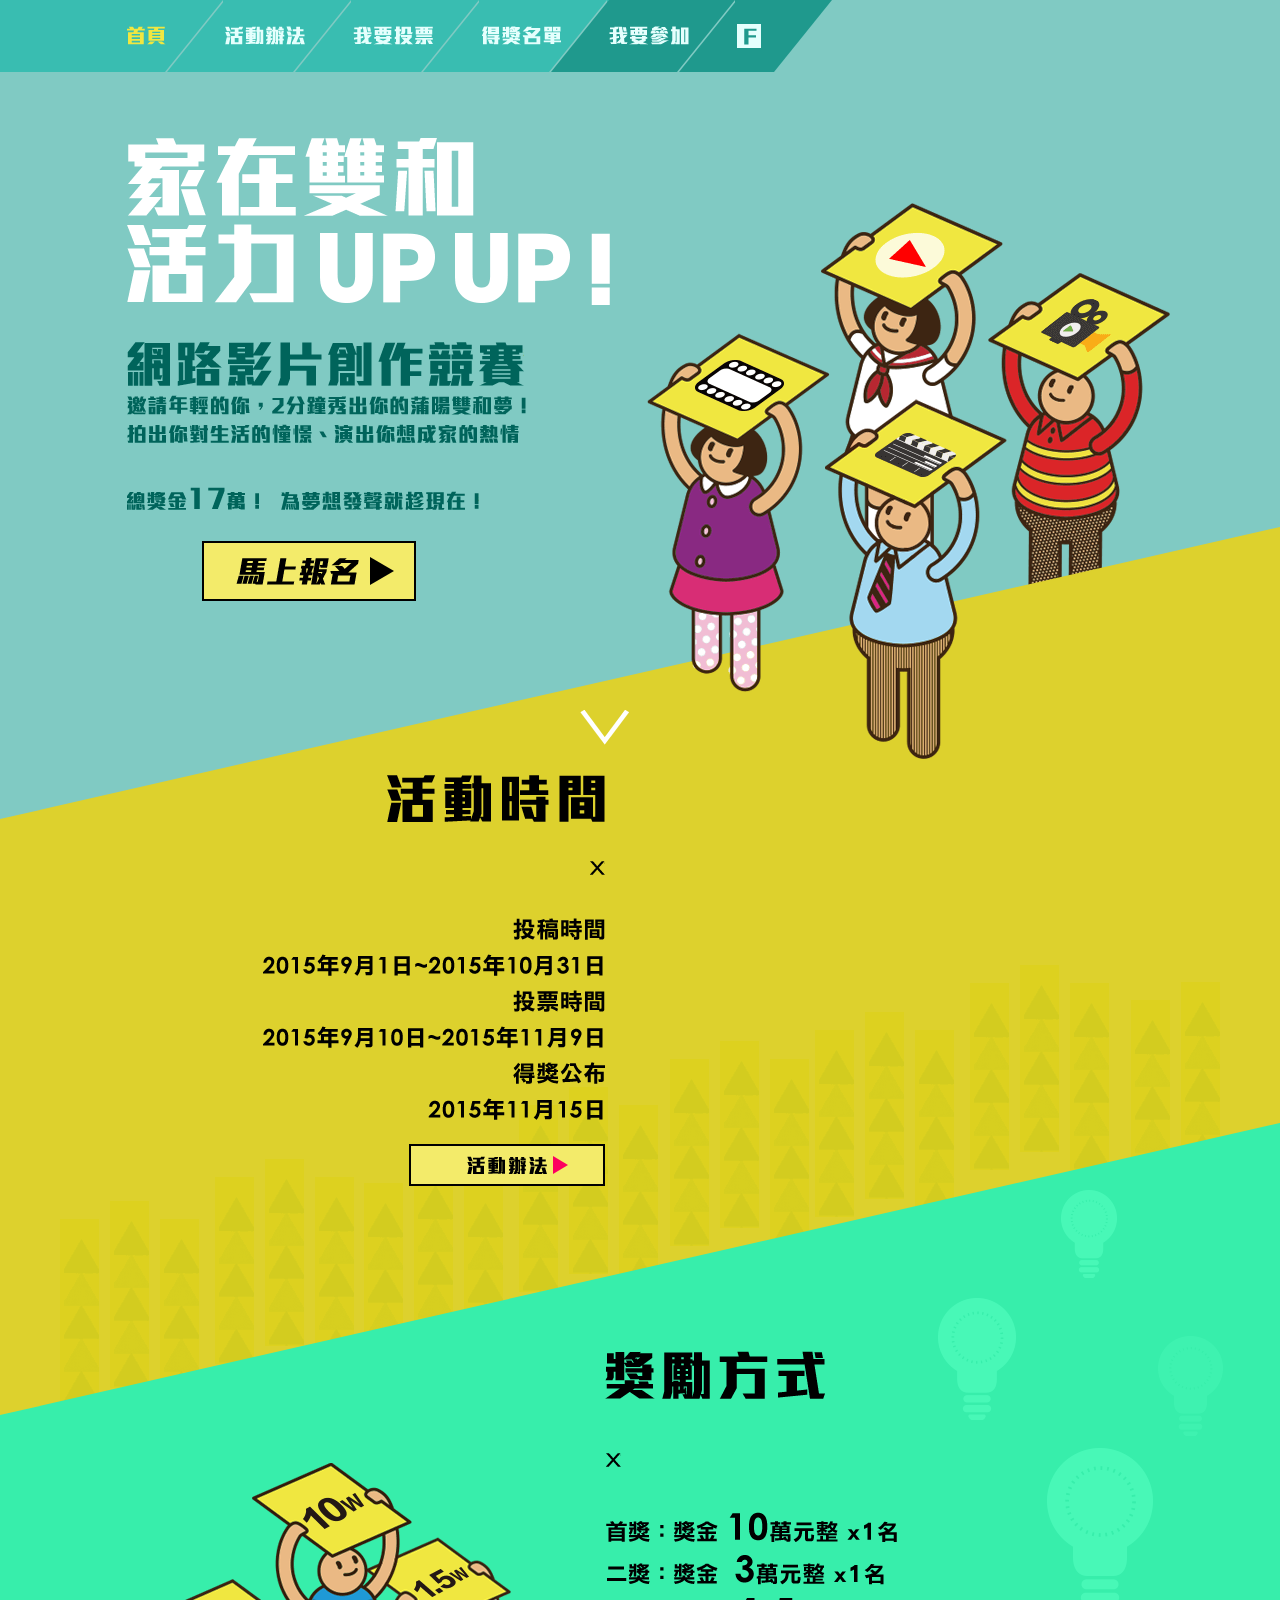
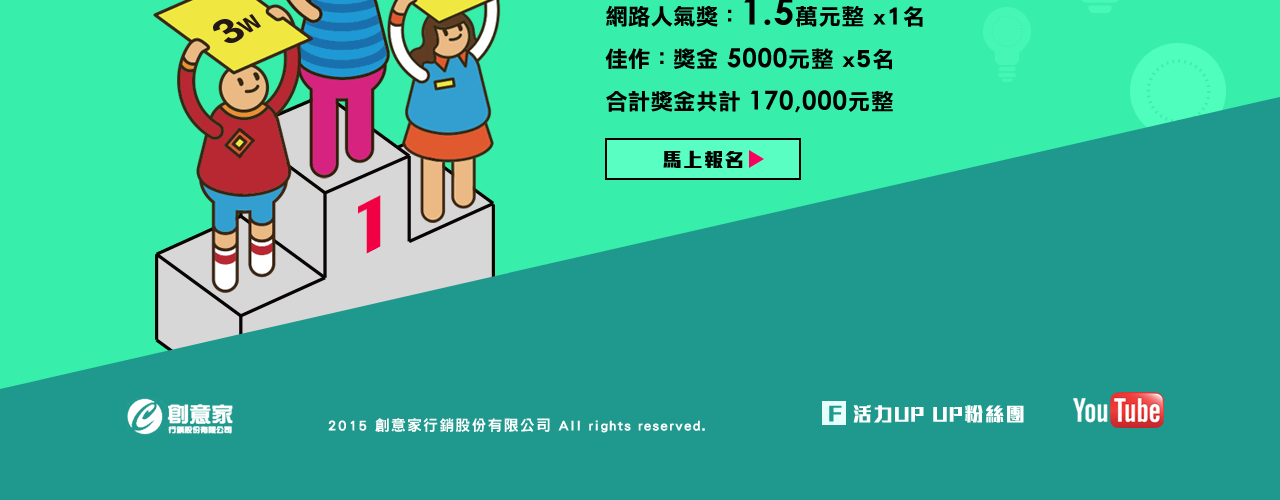
<file: Views/Index.html>
<!DOCTYPE HTML>
<!--[if lt IE 8]>      <html class="lt-ie9 lt-ie8"> <![endif]-->
<!--[if IE 8]>         <html class="lt-ie9"> <![endif]-->
<!--[if IE 9]>         <html class="ie9"> <![endif]-->
<!--[if gt IE 9]><!--> <html xmlns="http://www.w3.org/1999/xhtml" dir="ltr" lang="zh-Hant-TW" xmlns:og="http://opengraphprotocol.org/schema/" xmlns:fb="http://ogp.me/ns/fb#" itemscope itemtype="http://schema.org/" xmlns:wb="http://open.weibo.com/wb" class="no-js smart"><!--<![endif]-->
<head>
	<meta http-equiv="Content-Type" content="text/html; charset=utf-8" />
	<meta http-equiv="X-UA-Compatible" content="IE=Edge" />
	<meta name="viewport" content="width=device-width, initial-scale=1.0, minimum-scale=1.0, user-scalable=no , minimal-ui" />
	<meta name="apple-mobile-web-app-capable" content="yes">
	<meta name="mobile-web-app-capable" content="yes">
	<meta name="format-detection" content="telephone=no" />
	<meta name="SKYPE_TOOLBAR" content="SKYPE_TOOLBAR_PARSER_COMPATIBLE" />
	<meta name="description" content="">
	<meta property="og:title" content="" />
	<meta property="og:description" content="" />
	<meta property="og:type" content="website"/>
	<meta property="og:url" content="" />
	<meta property="og:image" content=""/>
	<meta property="og:image:type" content="image/jpeg" />
	<meta property="og:image:width" content="" />
	<meta property="og:image:height" content="" />
	<meta property="og:site_name" content=""/>
	<title></title>
	<link rel="canonical" href="" />
	<link rel="stylesheet" href="../Scripts/plugin/jquery.fancybox/css/jquery.fancybox.css?CSS=20150824_01">
	<link rel="stylesheet" href="../Content/css/index.css?CSS=20150824_01">
	<!--[if lt IE 9]><script type="text/javascript" src="../Scripts/plugin/html5/html5.js?JS=20150824_01"></script><![endif]-->
</head>
<body class="index">
	<header class="l-header">
		<nav class="main-menu">
			<ul class="menu-list both">
				<li class="list"><a class="link hide-text index is-curr" href="javascript:;">首頁</a></li>
				<li class="list"><a class="link hide-text activity" href="activity.html">活動辦法</a></li>
				<li class="list"><a class="link hide-text vote" href="vote.html">我要投票</a></li>
				<li class="list"><a class="link hide-text winners" href="winners.html">得獎名單</a></li>
				<li class="list"><a class="link hide-text join" href="join.html">我要參加</a></li>
				<li class="list"><a class="link hide-text facebook" href="https://www.facebook.com/Puyangupup" target="_blank">Facebook</a></li>
			</ul>
		</nav>
	</header>
	<div class="midWrap">
		<section class="mainContent">
			<div class="content-Wrap">
				<h1 class="main-title hide-text">家在雙和 活力 UP UP!</h1>
				<h2 class="sub-title hide-text">網路影片創作競賽</h2>
				<p class="desc hide-text">邀請年輕的你，2分鐘秀出你的蒲陽雙和夢！拍出你對生活的憧憬、演出你想成家的熱情</p>
				<em class="emphasize hide-text">總獎金17萬！ 為夢想發聲就趁現在！</em>
			</div>
		</section>
		<section class="subContent activity-time">
			<div class="content-Wrap">
				<h2 class="sub-title hide-text both">活動時間</h2>
				<p class="desc hide-text both">投稿時間：2015年9月1日~2015年10月31日 投票時間：2015年9月10日~2015年11月9日 得獎公布：2015年11月15日</p>
				<a class="btn-link hide-text" href="javascript:;">馬上報名</a>
				<span class="crossed hide-text">╳</span>
			</div>
		</section>
		<section class="subContent reward">
			<div class="content-Wrap">
				<h2 class="sub-title hide-text both">獎勵方式</h2>
				<p class="desc hide-text both">首獎：獎金 10萬元整 x1名 二獎：獎金  3萬元整 x1名 網路人氣獎：1.5萬元整 x1名 佳作：獎金 5000元整 x5名 合計獎金共計 170,000元整</p>
				<a class="btn-link hide-text both" href="javascript:;">活動辦法</a>
				<span class="crossed hide-text">╳</span>
				<div class="reward-image"></div>
			</div>
		</section>
		<div class="main-image"></div>
		<div class="sub-image"></div>
		<button class="btn-slide-down hide-text">next</button>
	</div>
	<footer class="l-footer">
		<div class="btn-wrap">
			<a class="btn-link hide-text both" href="javascript:;">馬上報名</a>
		</div>
		<ul class="footer-link">
			<li class="list logo"><a class="link hide-text" href="javascript:;">創意家行銷股份有限公司</a></li>
			<li class="list copyright"><a class="link hide-text" href="javascript:;">2015 創意家行銷股份有限公司 All rights reserved.</a></li>
			<li class="list fans-club"><a class="link hide-text" href="https://www.facebook.com/Puyangupup" target="_blank">活力UP UP粉絲團</a></li>
			<li class="list youtube"><a class="link hide-text" href="https://www.youtube.com/" target="_blank">Youtube</a></li>
		</ul>
	</footer>
</body>
<script type="text/javascript" src="../Scripts/plugin/jquery/jquery.min.js?JS=20150824_01"></script>
<script type="text/javascript" src="../Scripts/plugin/jquery.fancybox/js/jquery.fancybox.pack.js?JS=20150824_01"></script>
<script type="text/javascript" src="../Scripts/js/main.js?JS=20150824_01"></script>
</html>
</file>
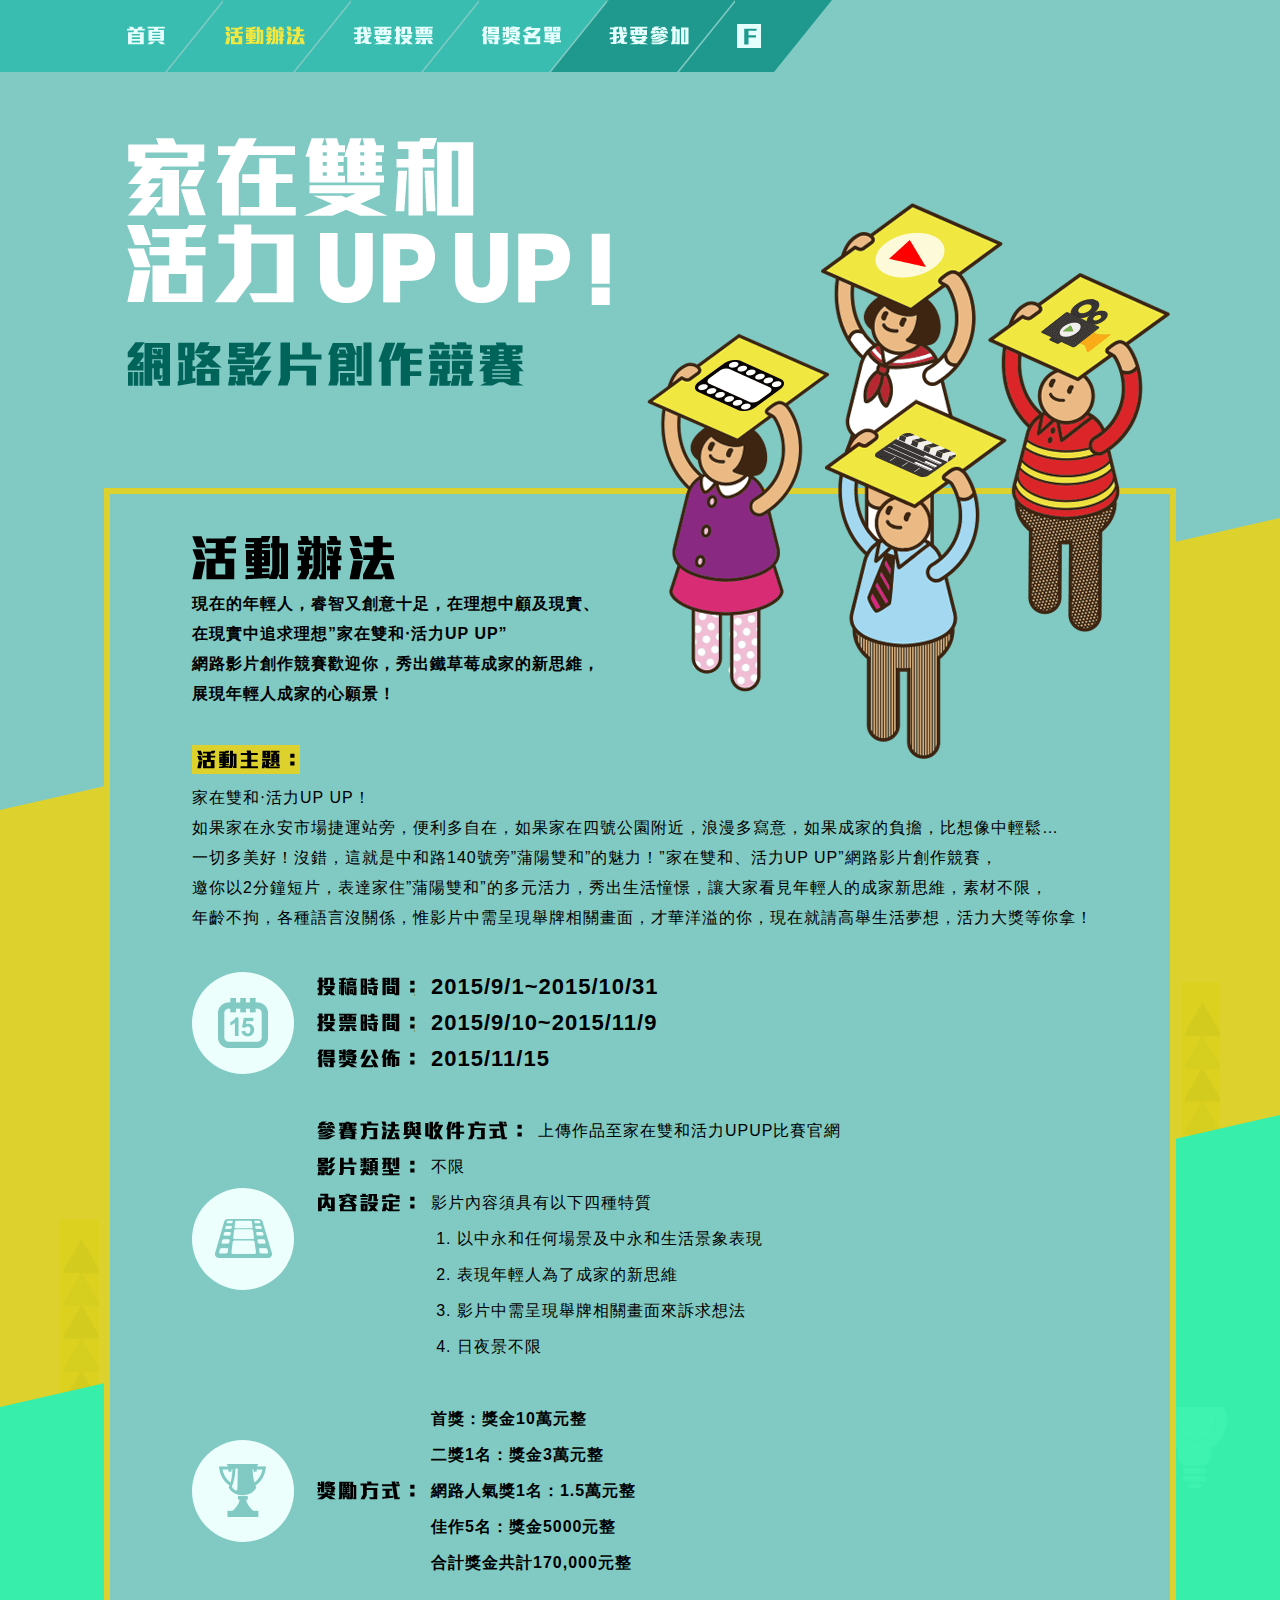
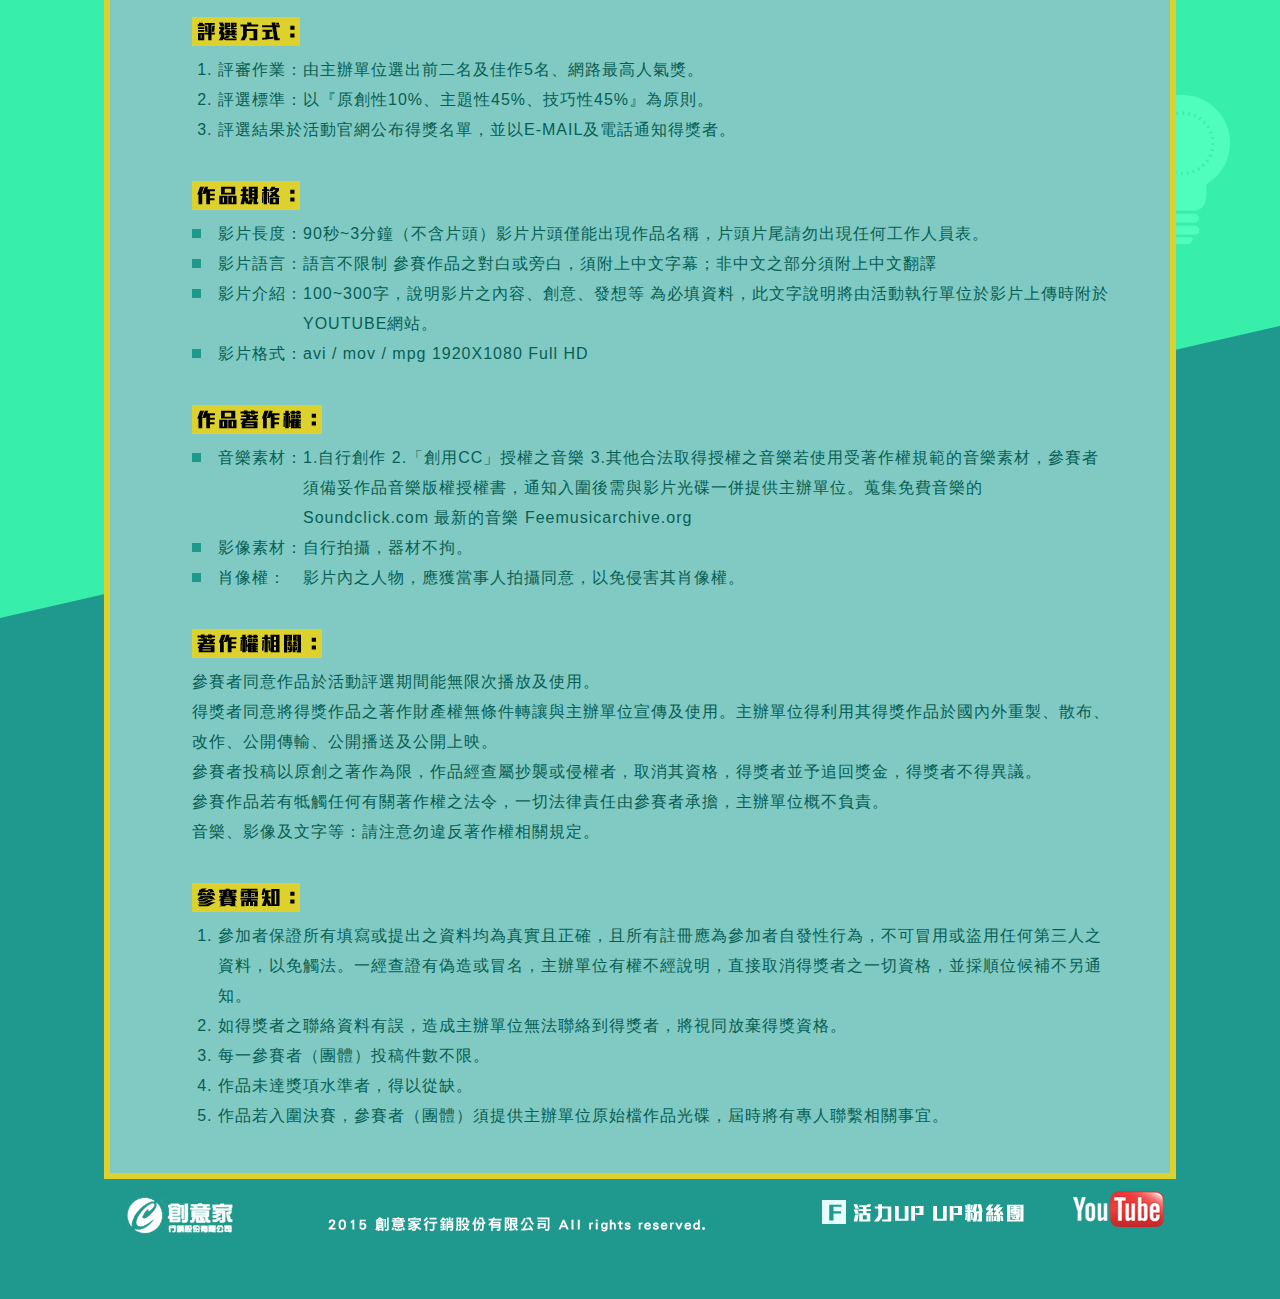
<file: Views/activity.html>
<!DOCTYPE HTML>
<!--[if lt IE 8]>      <html class="lt-ie9 lt-ie8"> <![endif]-->
<!--[if IE 8]>         <html class="lt-ie9"> <![endif]-->
<!--[if IE 9]>         <html class="ie9"> <![endif]-->
<!--[if gt IE 9]><!--> <html xmlns="http://www.w3.org/1999/xhtml" dir="ltr" lang="zh-Hant-TW" xmlns:og="http://opengraphprotocol.org/schema/" xmlns:fb="http://ogp.me/ns/fb#" itemscope itemtype="http://schema.org/" xmlns:wb="http://open.weibo.com/wb" class="no-js smart"><!--<![endif]-->
<head>
	<meta http-equiv="Content-Type" content="text/html; charset=utf-8" />
	<meta http-equiv="X-UA-Compatible" content="IE=Edge" />
	<meta name="viewport" content="width=device-width, initial-scale=1.0, minimum-scale=1.0, user-scalable=no , minimal-ui" />
	<meta name="apple-mobile-web-app-capable" content="yes">
	<meta name="mobile-web-app-capable" content="yes">
	<meta name="format-detection" content="telephone=no" />
	<meta name="SKYPE_TOOLBAR" content="SKYPE_TOOLBAR_PARSER_COMPATIBLE" />
	<meta name="description" content="">
	<meta property="og:title" content="" />
	<meta property="og:description" content="" />
	<meta property="og:type" content="website"/>
	<meta property="og:url" content="" />
	<meta property="og:image" content=""/>
	<meta property="og:image:type" content="image/jpeg" />
	<meta property="og:image:width" content="" />
	<meta property="og:image:height" content="" />
	<meta property="og:site_name" content=""/>
	<title></title>
	<link rel="canonical" href="" />
	<link rel="stylesheet" href="../Scripts/plugin/jquery.fancybox/css/jquery.fancybox.css?CSS=20150824_01">
	<link rel="stylesheet" href="../Content/css/index.css?CSS=20150824_01">
	<!--[if lt IE 9]><script type="text/javascript" src="../Scripts/plugin/html5/html5.js?JS=20150824_01"></script><![endif]-->
</head>
<body class="activity">
	<header class="l-header">
		<nav class="main-menu">
			<ul class="menu-list both">
				<li class="list"><a class="link hide-text index" href="index.html">首頁</a></li>
				<li class="list"><a class="link hide-text activity is-curr" href="activity.html">活動辦法</a></li>
				<li class="list"><a class="link hide-text vote" href="vote.html">我要投票</a></li>
				<li class="list"><a class="link hide-text winners" href="winners.html">得獎名單</a></li>
				<li class="list"><a class="link hide-text join" href="join.html">我要參加</a></li>
				<li class="list"><a class="link hide-text facebook" href="https://www.facebook.com/Puyangupup" target="_blank">Facebook</a></li>
			</ul>
		</nav>
	</header>
	<div class="midWrap">
		<section class="mainContent">
			<div class="content-Wrap">
				<h1 class="main-title hide-text">家在雙和 活力 UP UP!</h1>
				<h2 class="sub-title hide-text">網路影片創作競賽</h2>
			</div>
		</section>
		<section class="subContent">
			<div class="content-Wrap">
				<h2 class="sub-title hide-text both">活動辦法</h2>
				<p class="main-desc">現在的年輕人，睿智又創意十足，在理想中顧及現實、<br>在現實中追求理想”家在雙和‧活力UP UP”<br>網路影片創作競賽歡迎你，秀出鐵草莓成家的新思維，<br>展現年輕人成家的心願景！</p>
				<section class="theme-sec">
					<h3 class="rule-title theme hide-text both">活動主題：</h3>
					<p class="desc">家在雙和‧活力UP UP！<br>如果家在永安市場捷運站旁，便利多自在，如果家在四號公園附近，浪漫多寫意，如果成家的負擔，比想像中輕鬆…<br>一切多美好！沒錯，這就是中和路140號旁”蒲陽雙和”的魅力！”家在雙和、活力UP UP”網路影片創作競賽，<br>邀你以2分鐘短片，表達家住”蒲陽雙和”的多元活力，秀出生活憧憬，讓大家看見年輕人的成家新思維，素材不限，<br>年齡不拘，各種語言沒關係，惟影片中需呈現舉牌相關畫面，才華洋溢的你，現在就請高舉生活夢想，活力大獎等你拿！</p>
					<div class="theme-info date both">
						<h4 class="info-title hide-text post-time">投稿時間：</h4>
						<span class="info">2015/9/1~2015/10/31</span>
						<h4 class="info-title hide-text vote-time">投票時間：</h4>
						<span class="info">2015/9/10~2015/11/9</span>
						<h4 class="info-title hide-text promulgate-time">得獎公佈：</h4>
						<span class="info">2015/11/15</span>
					</div>
					<div class="theme-info video both">
						<h4 class="info-title hide-text join">參賽方法與收件方式：</h4>
						<span class="info">上傳作品至家在雙和活力UPUP比賽官網</span>
						<h4 class="info-title hide-text type">影片類型：</h4>
						<span class="info">不限</span>
						<h4 class="info-title hide-text set">內容設定：</h4>
						<div class="info">
							<span>影片內容須具有以下四種特質</span>
							<ol class="order-list">
								<li class="list">以中永和任何場景及中永和生活景象表現</li>
								<li class="list">表現年輕人為了成家的新思維</li>
								<li class="list">影片中需呈現舉牌相關畫面來訴求想法</li>
								<li class="list">日夜景不限</li>
							</ol>
						</div>
					</div>
					<div class="theme-info reward both">
						<h4 class="info-title hide-text reward-list">獎勵方式：</h4>
						<span class="info">首獎：獎金10萬元整<br>二獎1名：獎金3萬元整<br>網路人氣獎1名：1.5萬元整<br>佳作5名：獎金5000元整<br>合計獎金共計170,000元整</span>
					</div>
				</section>
				<h3 class="rule-title selection hide-text both">評選方式：</h3>
				<ol class="order-list">
					<li class="list">評審作業：由主辦單位選出前二名及佳作5名、網路最高人氣獎。</li>
					<li class="list">評選標準：以『原創性10%、主題性45%、技巧性45%』為原則。</li>
					<li class="list">評選結果於活動官網公布得獎名單，並以E-MAIL及電話通知得獎者。</li>
				</ol>
				<h3 class="rule-title size hide-text both">作品規格：</h3>
				<ul class="unorder-list">
					<li class="list both">
						<em class="key">影片長度：</em>
						<span class="detail">90秒~3分鐘（不含片頭）影片片頭僅能出現作品名稱，片頭片尾請勿出現任何工作人員表。</span>
					</li>
					<li class="list both">
						<em class="key">影片語言：</em>
						<span class="detail">語言不限制 參賽作品之對白或旁白，須附上中文字幕；非中文之部分須附上中文翻譯</span>
					</li>
					<li class="list both">
						<em class="key">影片介紹：</em>
						<span class="detail">100~300字，說明影片之內容、創意、發想等 為必填資料，此文字說明將由活動執行單位於影片上傳時附於 YOUTUBE網站。</span>
					</li>
					<li class="list both">
						<em class="key">影片格式：</em>
						<span class="detail">avi / mov / mpg 1920X1080 Full HD</span>
					</li>
				</ul>
				<h3 class="rule-title copyright hide-text both">作品著作權：</h3>
				<ul class="unorder-list">
					<li class="list both">
						<em class="key">音樂素材：</em>
						<span class="detail">1.自行創作  2.「創用CC」授權之音樂  3.其他合法取得授權之音樂若使用受著作權規範的音樂素材，參賽者須備妥作品音樂版權授權書，通知入圍後需與影片光碟一併提供主辦單位。蒐集免費音樂的 Soundclick.com 最新的音樂 Feemusicarchive.org</span>
					</li>
					<li class="list both">
						<em class="key">影像素材：</em>
						<span class="detail">自行拍攝，器材不拘。</span>
					</li>
					<li class="list both">
						<em class="key">肖像權：</em>
						<span class="detail">影片內之人物，應獲當事人拍攝同意，以免侵害其肖像權。</span>
					</li>
				</ul>
				<h3 class="rule-title related hide-text both">著作權相關：</h3>
				<p class="desc">參賽者同意作品於活動評選期間能無限次播放及使用。<br>得獎者同意將得獎作品之著作財產權無條件轉讓與主辦單位宣傳及使用。主辦單位得利用其得獎作品於國內外重製、散布、改作、公開傳輸、公開播送及公開上映。<br>參賽者投稿以原創之著作為限，作品經查屬抄襲或侵權者，取消其資格，得獎者並予追回獎金，得獎者不得異議。<br>參賽作品若有牴觸任何有關著作權之法令，一切法律責任由參賽者承擔，主辦單位概不負責。<br>音樂、影像及文字等：請注意勿違反著作權相關規定。</p>
				<h3 class="rule-title need-to-know hide-text both">參賽需知：</h3>
				<ol class="order-list">
					<li class="list">參加者保證所有填寫或提出之資料均為真實且正確，且所有註冊應為參加者自發性行為，不可冒用或盜用任何第三人之資料，以免觸法。一經查證有偽造或冒名，主辦單位有權不經說明，直接取消得獎者之一切資格，並採順位候補不另通知。</li>
					<li class="list">如得獎者之聯絡資料有誤，造成主辦單位無法聯絡到得獎者，將視同放棄得獎資格。</li>
					<li class="list">每一參賽者（團體）投稿件數不限。</li>
					<li class="list">作品未達獎項水準者，得以從缺。</li>
					<li class="list">作品若入圍決賽，參賽者（團體）須提供主辦單位原始檔作品光碟，屆時將有專人聯繫相關事宜。</li>
				</ol>
			</div>
		</section>
		<div class="main-image"></div>
		<div class="sub-image"></div>
	</div>
	<footer class="l-footer">
		<ul class="footer-link">
			<li class="list logo"><a class="link hide-text" href="javascript:;">創意家行銷股份有限公司</a></li>
			<li class="list copyright"><a class="link hide-text" href="javascript:;">2015 創意家行銷股份有限公司 All rights reserved.</a></li>
			<li class="list fans-club"><a class="link hide-text" href="https://www.facebook.com/Puyangupup" target="_blank">活力UP UP粉絲團</a></li>
			<li class="list youtube"><a class="link hide-text" href="https://www.youtube.com/" target="_blank">Youtube</a></li>
		</ul>
	</footer>
</body>
<script type="text/javascript" src="../Scripts/plugin/jquery/jquery.min.js?JS=20150824_01"></script>
<script type="text/javascript" src="../Scripts/plugin/jquery.fancybox/js/jquery.fancybox.pack.js?JS=20150824_01"></script>
<script type="text/javascript" src="../Scripts/js/main.js?JS=20150824_01"></script>
</html>
</file>
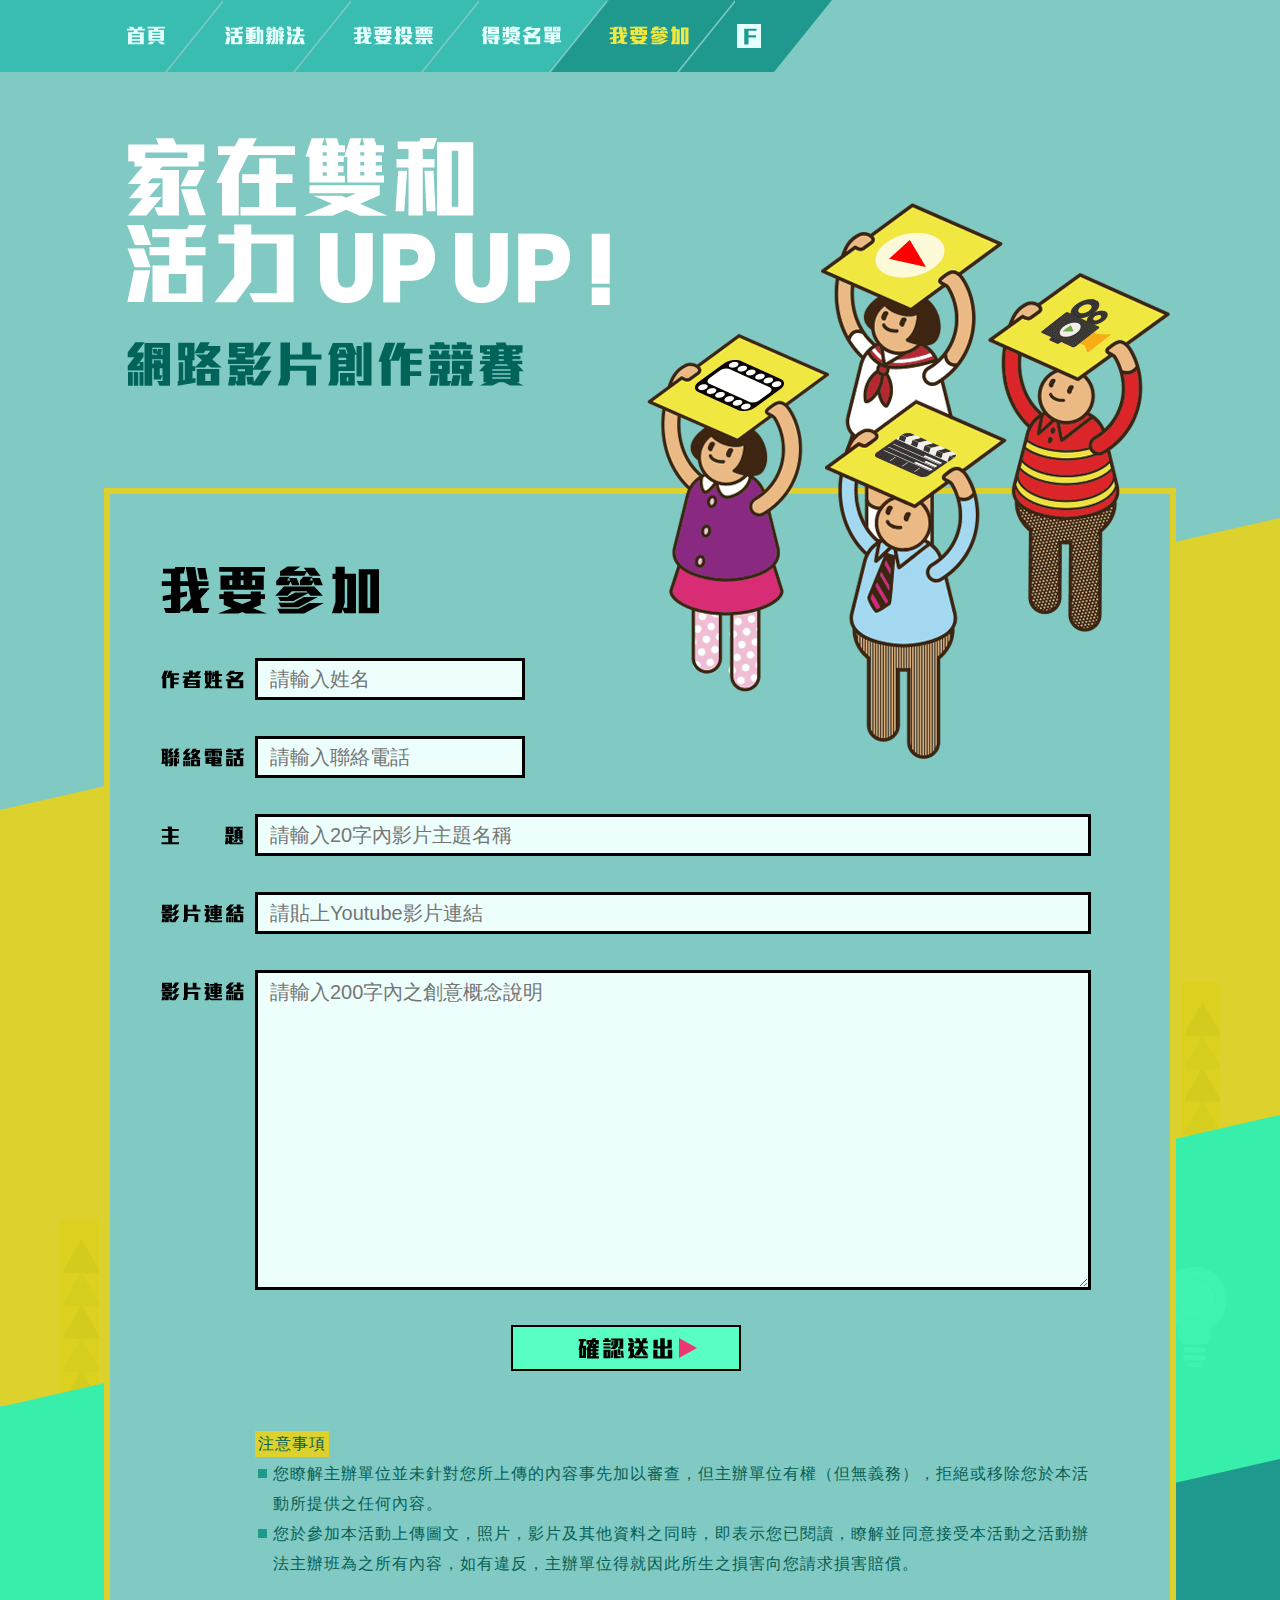
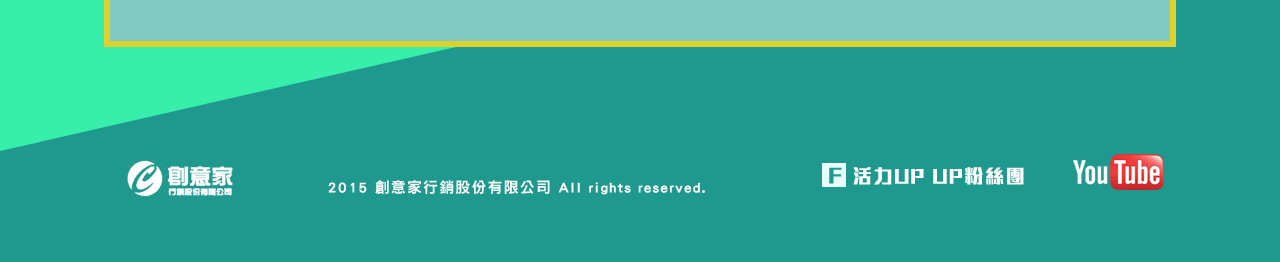
<file: Views/join.html>
<!DOCTYPE HTML>
<!--[if lt IE 8]>      <html class="lt-ie9 lt-ie8"> <![endif]-->
<!--[if IE 8]>         <html class="lt-ie9"> <![endif]-->
<!--[if IE 9]>         <html class="ie9"> <![endif]-->
<!--[if gt IE 9]><!--> <html xmlns="http://www.w3.org/1999/xhtml" dir="ltr" lang="zh-Hant-TW" xmlns:og="http://opengraphprotocol.org/schema/" xmlns:fb="http://ogp.me/ns/fb#" itemscope itemtype="http://schema.org/" xmlns:wb="http://open.weibo.com/wb" class="no-js smart"><!--<![endif]-->
<head>
	<meta http-equiv="Content-Type" content="text/html; charset=utf-8" />
	<meta http-equiv="X-UA-Compatible" content="IE=Edge" />
	<meta name="viewport" content="width=device-width, initial-scale=1.0, minimum-scale=1.0, user-scalable=no , minimal-ui" />
	<meta name="apple-mobile-web-app-capable" content="yes">
	<meta name="mobile-web-app-capable" content="yes">
	<meta name="format-detection" content="telephone=no" />
	<meta name="SKYPE_TOOLBAR" content="SKYPE_TOOLBAR_PARSER_COMPATIBLE" />
	<meta name="description" content="">
	<meta property="og:title" content="" />
	<meta property="og:description" content="" />
	<meta property="og:type" content="website"/>
	<meta property="og:url" content="" />
	<meta property="og:image" content=""/>
	<meta property="og:image:type" content="image/jpeg" />
	<meta property="og:image:width" content="" />
	<meta property="og:image:height" content="" />
	<meta property="og:site_name" content=""/>
	<title></title>
	<link rel="canonical" href="" />
	<link rel="stylesheet" href="../Scripts/plugin/jquery.fancybox/css/jquery.fancybox.css?CSS=20150824_01">
	<link rel="stylesheet" href="../Content/css/index.css?CSS=20150824_01">
	<!--[if lt IE 9]><script type="text/javascript" src="../Scripts/plugin/html5/html5.js?JS=20150824_01"></script><![endif]-->
</head>
<body class="join">
	<header class="l-header">
		<nav class="main-menu">
			<ul class="menu-list both">
				<li class="list"><a class="link hide-text index" href="index.html">首頁</a></li>
				<li class="list"><a class="link hide-text activity" href="activity.html">活動辦法</a></li>
				<li class="list"><a class="link hide-text vote" href="vote.html">我要投票</a></li>
				<li class="list"><a class="link hide-text winners" href="winners.html">得獎名單</a></li>
				<li class="list"><a class="link hide-text join is-curr" href="join.html">我要參加</a></li>
				<li class="list"><a class="link hide-text facebook" href="https://www.facebook.com/Puyangupup" target="_blank">Facebook</a></li>
			</ul>
		</nav>
	</header>
	<div class="midWrap">
		<section class="mainContent">
			<div class="content-Wrap">
				<h1 class="main-title hide-text">家在雙和 活力 UP UP!</h1>
				<h2 class="sub-title hide-text">網路影片創作競賽</h2>
			</div>
		</section>
		<section class="subContent">
			<div class="content-Wrap">
				<h3 class="sub-title hide-text">我要參加</h3>
				<form id="join-form">
					<div class="lab name">
						<label for="name" class="key-type hide-text">作者姓名</label>
						<input id="name" name="name" class="inputbox" type="text" placeholder="請輸入姓名" required>
					</div>
					<div class="lab phoneNumber">
						<label for="phoneNumber" class="key-type hide-text">聯絡電話</label>
						<input id="phoneNumber" name="phoneNumber" class="inputbox" type="number" placeholder="請輸入聯絡電話" maxlength="10" required>
					</div>
					<div class="lab theme">
						<label for="theme" class="key-type hide-text">主題</label>
						<input id="theme" name="theme" class="inputbox" type="text" placeholder="請輸入20字內影片主題名稱" maxlength="20" required>
					</div>
					<div class="lab videoUrl">
						<label for="videoUrl" class="key-type hide-text">影片連結</label>
						<input id="videoUrl" name="videoUrl" class="inputbox" type="url" placeholder="請貼上Youtube影片連結" required>
					</div>
					<div class="lab concept">
						<label for="concept" class="key-type hide-text">創意概念</label>
						<textarea id="concept" name="concept" class="textarea" type="text" maxlength="200" placeholder="請輸入200字內之創意概念說明" required></textarea>
					</div>
					<div class="btn-wrap">
						<button class="btn-submit hide-text both" type="submit" value="確認送出"></button>
					</div>
				</form>
				<em class="emphasize">注意事項</em>
				<ul class="notice">
					<li class="list">您瞭解主辦單位並未針對您所上傳的內容事先加以審查，但主辦單位有權（但無義務），拒絕或移除您於本活動所提供之任何內容。</li>
					<li class="list">您於參加本活動上傳圖文，照片，影片及其他資料之同時，即表示您已閱讀，瞭解並同意接受本活動之活動辦法主辦班為之所有內容，如有違反，主辦單位得就因此所生之損害向您請求損害賠償。</li>
				</ul>
			</div>
		</section>
		<div class="main-image"></div>
		<div class="sub-image"></div>
	</div>
	<footer class="l-footer">
		<ul class="footer-link">
			<li class="list logo"><a class="link hide-text" href="javascript:;">創意家行銷股份有限公司</a></li>
			<li class="list copyright"><a class="link hide-text" href="javascript:;">2015 創意家行銷股份有限公司 All rights reserved.</a></li>
			<li class="list fans-club"><a class="link hide-text" href="https://www.facebook.com/Puyangupup" target="_blank">活力UP UP粉絲團</a></li>
			<li class="list youtube"><a class="link hide-text" href="https://www.youtube.com/" target="_blank">Youtube</a></li>
		</ul>
	</footer>
</body>
<script type="text/javascript" src="../Scripts/plugin/jquery/jquery.min.js?JS=20150824_01"></script>
<script type="text/javascript" src="../Scripts/plugin/jquery.fancybox/js/jquery.fancybox.pack.js?JS=20150824_01"></script>
<script type="text/javascript" src="../Scripts/plugin/jquery.validate/jquery.validate.min.js"></script>
<script type="text/javascript" src="../Scripts/js/main.js?JS=20150824_01"></script>
</html>
</file>
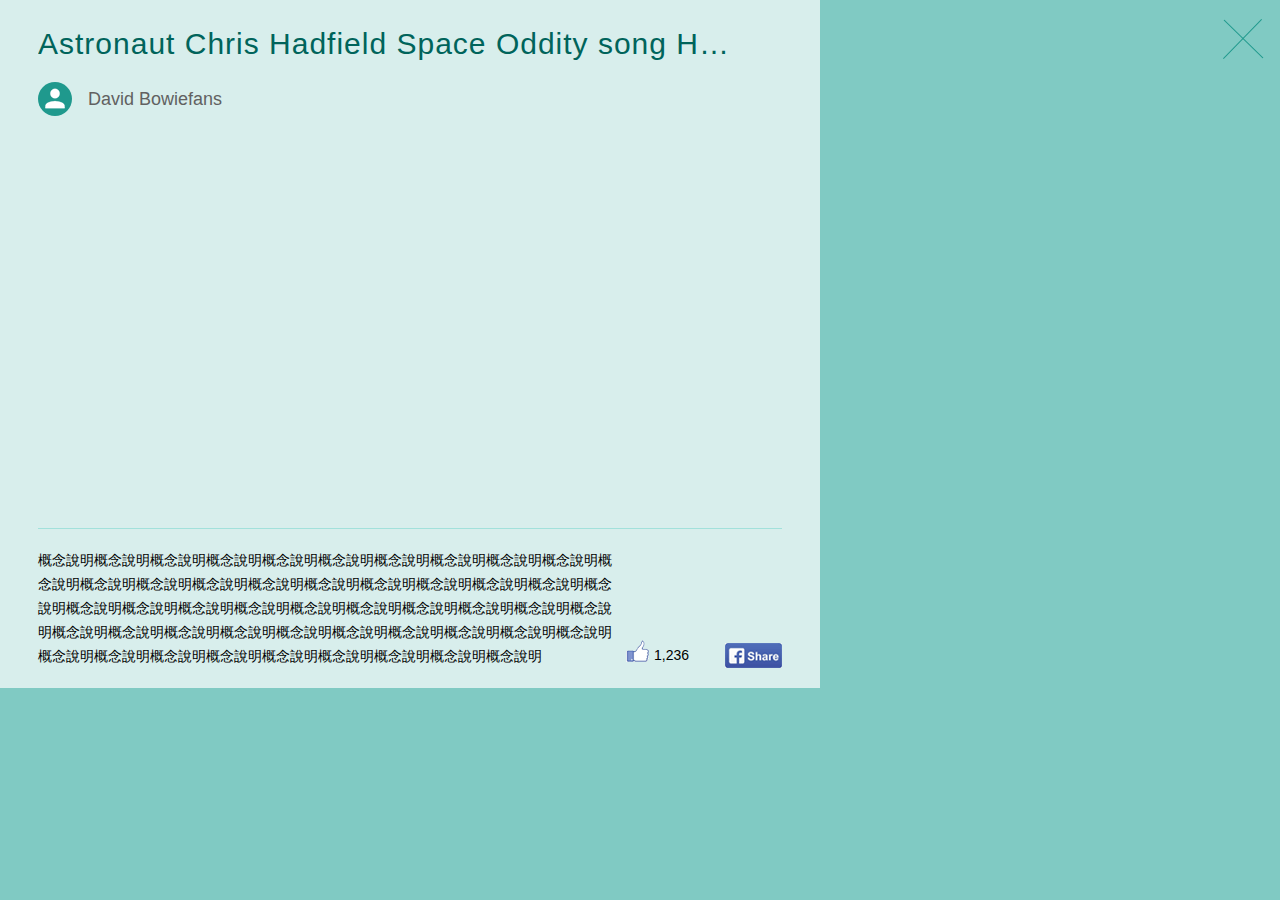
<file: Views/lightbox.html>
<!DOCTYPE HTML>
<!--[if lt IE 8]>      <html class="lt-ie9 lt-ie8"> <![endif]-->
<!--[if IE 8]>         <html class="lt-ie9"> <![endif]-->
<!--[if IE 9]>         <html class="ie9"> <![endif]-->
<!--[if gt IE 9]><!--> <html xmlns="http://www.w3.org/1999/xhtml" dir="ltr" lang="zh-Hant-TW" xmlns:og="http://opengraphprotocol.org/schema/" xmlns:fb="http://ogp.me/ns/fb#" itemscope itemtype="http://schema.org/" xmlns:wb="http://open.weibo.com/wb" class="no-js smart"><!--<![endif]-->
<head>
	<meta http-equiv="Content-Type" content="text/html; charset=utf-8" />
	<meta http-equiv="X-UA-Compatible" content="IE=Edge" />
	<meta name="viewport" content="width=device-width, initial-scale=1.0, minimum-scale=1.0, user-scalable=no , minimal-ui" />
	<meta name="apple-mobile-web-app-capable" content="yes">
	<meta name="mobile-web-app-capable" content="yes">
	<meta name="format-detection" content="telephone=no" />
	<meta name="SKYPE_TOOLBAR" content="SKYPE_TOOLBAR_PARSER_COMPATIBLE" />
	<meta name="description" content="">
	<meta property="og:title" content="" />
	<meta property="og:description" content="" />
	<meta property="og:type" content="website"/>
	<meta property="og:url" content="" />
	<meta property="og:image" content=""/>
	<meta property="og:image:type" content="image/jpeg" />
	<meta property="og:image:width" content="" />
	<meta property="og:image:height" content="" />
	<meta property="og:site_name" content=""/>
	<title></title>
	<link rel="canonical" href="" />
	<link rel="stylesheet" href="../Content/css/index.css">
	<!--[if lt IE 9]><script type="text/javascript" src="../Scripts/plugin/html5/html5.js"></script><![endif]-->
</head>
<body class="lightbox-page">
	<div class="box-content">
		<h2 class="video-title">Astronaut Chris Hadfield Space Oddity song HD, HQ, Major Tom, David Bowie</h2>
		<em class="author">David Bowiefans</em>
		<iframe class="video-frame" src="http://www.youtube.com/embed/poZCINzxzrQ" frameborder="0" height="370" width="744" vspace="0" hspace="0" marginheight="0" marginwidth="0" scrolling="auto" allowtransparency="true"></iframe>
		<div class="video-info">
			<p class="desc">概念說明概念說明概念說明概念說明概念說明概念說明概念說明概念說明概念說明概念說明概念說明概念說明概念說明概念說明概念說明概念說明概念說明概念說明概念說明概念說明概念說明概念說明概念說明概念說明概念說明概念說明概念說明概念說明概念說明概念說明概念說明概念說明概念說明概念說明概念說明概念說明概念說明概念說明概念說明概念說明概念說明概念說明概念說明概念說明概念說明概念說明概念說明概念說明概念說明概念說明</p>
			<div class="fb-content">
				<em class="like-count">1,236</em>
				<button class="fb-share-button"></button>
			</div>
		</div>
		<button class="btn-close hide-text" onclick="window.parent.$.fancybox.close()">close</button>
	</div>
</body>
</html>
</file>
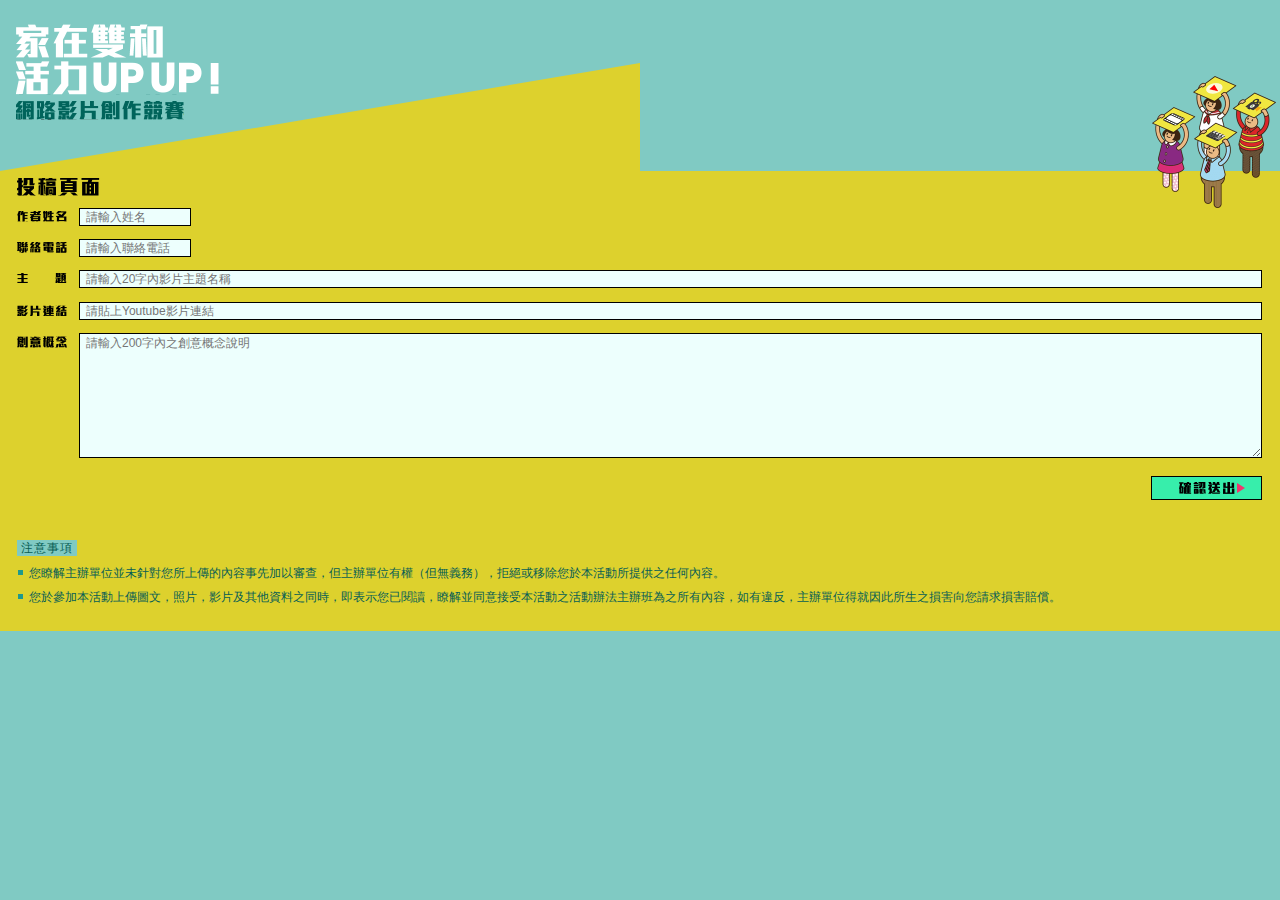
<file: Views/mobile.html>
<!DOCTYPE HTML>
<!--[if lt IE 8]>      <html class="lt-ie9 lt-ie8"> <![endif]-->
<!--[if IE 8]>         <html class="lt-ie9"> <![endif]-->
<!--[if IE 9]>         <html class="ie9"> <![endif]-->
<!--[if gt IE 9]><!--> <html xmlns="http://www.w3.org/1999/xhtml" dir="ltr" lang="zh-Hant-TW" xmlns:og="http://opengraphprotocol.org/schema/" xmlns:fb="http://ogp.me/ns/fb#" itemscope itemtype="http://schema.org/" xmlns:wb="http://open.weibo.com/wb" class="no-js smart"><!--<![endif]-->
<head>
	<meta http-equiv="Content-Type" content="text/html; charset=utf-8" />
	<meta http-equiv="X-UA-Compatible" content="IE=Edge" />
	<meta name="viewport" content="width=device-width, initial-scale=1.0, minimum-scale=1.0, user-scalable=no , minimal-ui" />
	<meta name="apple-mobile-web-app-capable" content="yes">
	<meta name="mobile-web-app-capable" content="yes">
	<meta name="format-detection" content="telephone=no" />
	<meta name="SKYPE_TOOLBAR" content="SKYPE_TOOLBAR_PARSER_COMPATIBLE" />
	<meta name="description" content="">
	<meta property="og:title" content="" />
	<meta property="og:description" content="" />
	<meta property="og:type" content="website"/>
	<meta property="og:url" content="" />
	<meta property="og:image" content=""/>
	<meta property="og:image:type" content="image/jpeg" />
	<meta property="og:image:width" content="" />
	<meta property="og:image:height" content="" />
	<meta property="og:site_name" content=""/>
	<title></title>
	<link rel="canonical" href="" />
	<link rel="stylesheet" href="../Content/css/index.css?CSS=20150824_01">
	<!--[if lt IE 9]><script type="text/javascript" src="../Scripts/plugin/html5/html5.js?JS=20150824_01"></script><![endif]-->
</head>
<body class="mobile">
	<div class="midWrap">
		<section class="mainContent">
			<h1 class="main-title hide-text">家在雙和 活力 UP UP!</h1>
			<h2 class="sub-title hide-text">網路影片創作競賽</h2>
		</section>
		<section class="subContent">
			<h3 class="sub-title hide-text">投稿頁面</h3>
			<form id="join-form">
				<div class="lab name">
					<label for="name" class="key-type hide-text">作者姓名</label>
					<input id="name" name="name" class="inputbox" type="text" placeholder="請輸入姓名" required>
				</div>
				<div class="lab phoneNumber">
					<label for="phoneNumber" class="key-type hide-text">聯絡電話</label>
					<input id="phoneNumber" name="phoneNumber" class="inputbox" type="number" placeholder="請輸入聯絡電話" maxlength="10" required>
				</div>
				<div class="lab theme">
					<label for="theme" class="key-type hide-text">主題</label>
					<input id="theme" name="theme" class="inputbox" type="text" placeholder="請輸入20字內影片主題名稱" maxlength="20" required>
				</div>
				<div class="lab videoUrl">
					<label for="videoUrl" class="key-type hide-text">影片連結</label>
					<input id="videoUrl" name="videoUrl" class="inputbox" type="url" placeholder="請貼上Youtube影片連結" required>
				</div>
				<div class="lab concept">
					<label for="concept" class="key-type hide-text">創意概念</label>
					<textarea id="concept" name="concept" class="textarea" type="text" maxlength="200" placeholder="請輸入200字內之創意概念說明" required></textarea>
				</div>
				<div class="btn-wrap">
					<button class="btn-submit hide-text both" type="submit" value="確認送出"></button>
				</div>
			</form>
			<em class="emphasize">注意事項</em>
			<ul class="notice">
				<li class="list">您瞭解主辦單位並未針對您所上傳的內容事先加以審查，但主辦單位有權（但無義務），拒絕或移除您於本活動所提供之任何內容。</li>
				<li class="list">您於參加本活動上傳圖文，照片，影片及其他資料之同時，即表示您已閱讀，瞭解並同意接受本活動之活動辦法主辦班為之所有內容，如有違反，主辦單位得就因此所生之損害向您請求損害賠償。</li>
			</ul>
		</section>
		<div class="main-image"></div>
	</div>
</body>
<script type="text/javascript" src="../Scripts/plugin/jquery/jquery.min.js?JS=20150824_01"></script>
<script type="text/javascript" src="../Scripts/plugin/jquery.validate/jquery.validate.min.js"></script>
<script type="text/javascript" src="../Scripts/js/main.js?JS=20150824_01"></script>
</html>
</file>
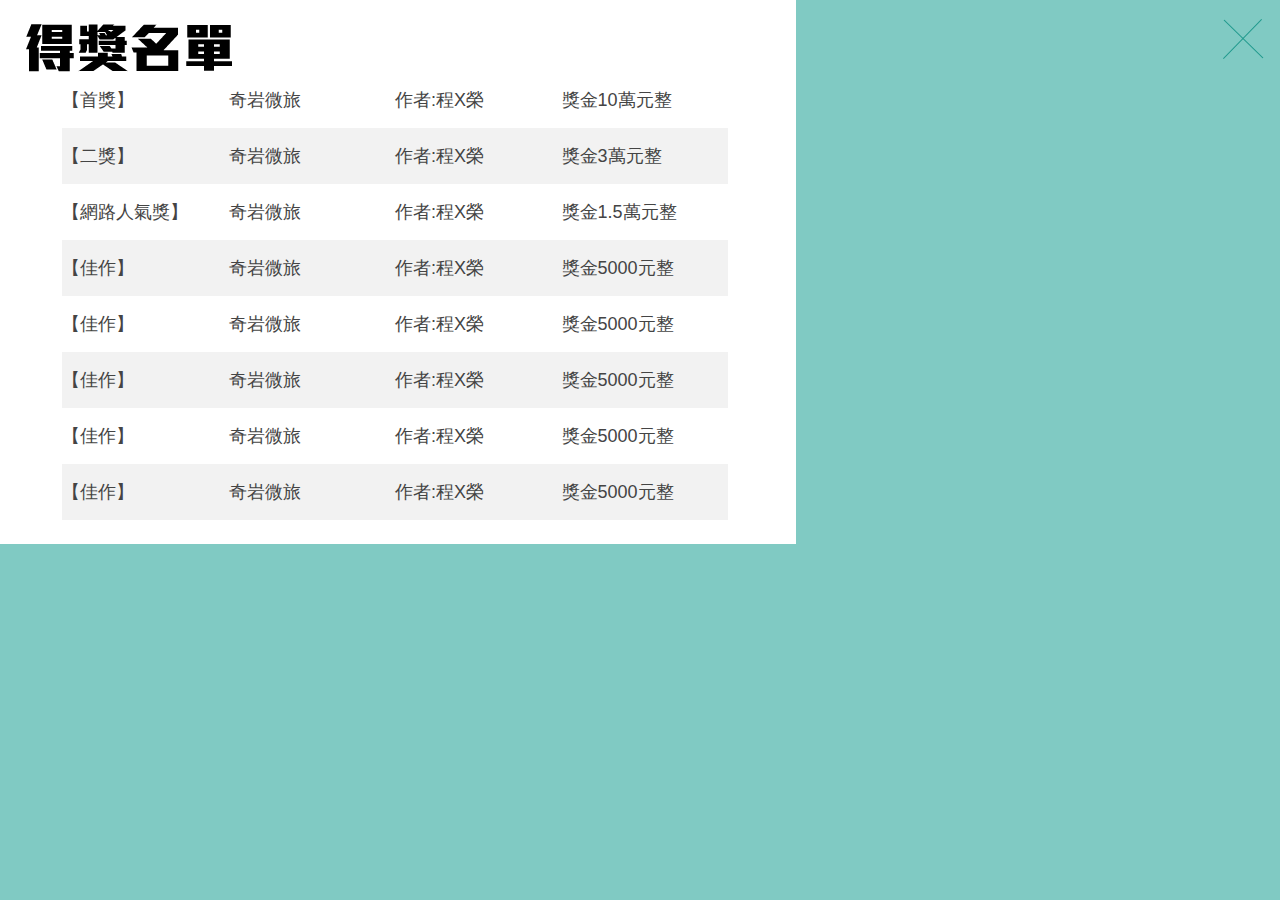
<file: Views/winners.html>
<!DOCTYPE HTML>
<!--[if lt IE 8]>      <html class="lt-ie9 lt-ie8"> <![endif]-->
<!--[if IE 8]>         <html class="lt-ie9"> <![endif]-->
<!--[if IE 9]>         <html class="ie9"> <![endif]-->
<!--[if gt IE 9]><!--> <html xmlns="http://www.w3.org/1999/xhtml" dir="ltr" lang="zh-Hant-TW" xmlns:og="http://opengraphprotocol.org/schema/" xmlns:fb="http://ogp.me/ns/fb#" itemscope itemtype="http://schema.org/" xmlns:wb="http://open.weibo.com/wb" class="no-js smart"><!--<![endif]-->
<head>
	<meta http-equiv="Content-Type" content="text/html; charset=utf-8" />
	<meta http-equiv="X-UA-Compatible" content="IE=Edge" />
	<meta name="viewport" content="width=device-width, initial-scale=1.0, minimum-scale=1.0, user-scalable=no , minimal-ui" />
	<meta name="apple-mobile-web-app-capable" content="yes">
	<meta name="mobile-web-app-capable" content="yes">
	<meta name="format-detection" content="telephone=no" />
	<meta name="SKYPE_TOOLBAR" content="SKYPE_TOOLBAR_PARSER_COMPATIBLE" />
	<meta name="description" content="">
	<meta property="og:title" content="" />
	<meta property="og:description" content="" />
	<meta property="og:type" content="website"/>
	<meta property="og:url" content="" />
	<meta property="og:image" content=""/>
	<meta property="og:image:type" content="image/jpeg" />
	<meta property="og:image:width" content="" />
	<meta property="og:image:height" content="" />
	<meta property="og:site_name" content=""/>
	<title></title>
	<link rel="canonical" href="" />
	<link rel="stylesheet" href="../Content/css/index.css">
	<!--[if lt IE 9]><script type="text/javascript" src="../Scripts/plugin/html5/html5.js"></script><![endif]-->
</head>
<body class="lightbox-page">
	<div class="box-content winners">
		<h2 class="box-title hide-text">得獎名單</h2>
		<ul class="winners-info">
			<li class="list both">
				<em class="awards">【首獎】</em>
				<span class="author-name">奇岩微旅</span>
				<span class="works-title">作者:程X榮</span>
				<span class="rewards">獎金10萬元整</span>
			</li>
			<li class="list both">
				<em class="awards">【二獎】</em>
				<span class="author-name">奇岩微旅</span>
				<span class="works-title">作者:程X榮</span>
				<span class="rewards">獎金3萬元整</span>
			</li>
			<li class="list both">
				<em class="awards">【網路人氣獎】</em>
				<span class="author-name">奇岩微旅</span>
				<span class="works-title">作者:程X榮</span>
				<span class="rewards">獎金1.5萬元整</span>
			</li>
			<li class="list both">
				<em class="awards">【佳作】</em>
				<span class="author-name">奇岩微旅</span>
				<span class="works-title">作者:程X榮</span>
				<span class="rewards">獎金5000元整</span>
			</li>
			<li class="list both">
				<em class="awards">【佳作】</em>
				<span class="author-name">奇岩微旅</span>
				<span class="works-title">作者:程X榮</span>
				<span class="rewards">獎金5000元整</span>
			</li>
			<li class="list both">
				<em class="awards">【佳作】</em>
				<span class="author-name">奇岩微旅</span>
				<span class="works-title">作者:程X榮</span>
				<span class="rewards">獎金5000元整</span>
			</li>
			<li class="list both">
				<em class="awards">【佳作】</em>
				<span class="author-name">奇岩微旅</span>
				<span class="works-title">作者:程X榮</span>
				<span class="rewards">獎金5000元整</span>
			</li>
			<li class="list both">
				<em class="awards">【佳作】</em>
				<span class="author-name">奇岩微旅</span>
				<span class="works-title">作者:程X榮</span>
				<span class="rewards">獎金5000元整</span>
			</li>
		</ul>
		<button class="btn-close hide-text" onclick="window.parent.$.fancybox.close()">close</button>
	</div>
</body>
</html>
</file>
<file: Content/css/index.css>
﻿html,body,div,span,applet,object,iframe,h1,h2,h3,h4,h5,h6,p,blockquote,pre,a,abbr,acronym,address,big,cite,code,del,dfn,em,img,ins,kbd,q,s,samp,small,strike,strong,sub,sup,tt,var,b,u,i,center,dl,dt,dd,ol,ul,li,fieldset,form,label,legend,table,caption,tbody,tfoot,thead,tr,th,td,article,aside,canvas,details,embed,figure,figcaption,footer,header,hgroup,menu,nav,output,ruby,section,summary,time,mark,audio,video{margin:0;padding:0;border:0;font:inherit;font-size:100%;vertical-align:baseline}html{line-height:1}ol,ul{list-style:none}table{border-collapse:collapse;border-spacing:0}caption,th,td{text-align:left;font-weight:normal;vertical-align:middle}q,blockquote{quotes:none}q:before,q:after,blockquote:before,blockquote:after{content:"";content:none}a img{border:none}article,aside,details,figcaption,figure,footer,header,hgroup,main,menu,nav,section,summary{display:block}body{background:#80cac3;overflow-x:hidden;font:12px/1.6em 'Century Gothic', sans-serif, serif, '黑體', 'Heiti TC', '微軟正黑體'}input,textarea{font-family:'Century Gothic', sans-serif, serif, '黑體', 'Heiti TC', '微軟正黑體'}.both{height:100%;clear:both;overflow:hidden;zoom:1}.middleSet{position:relative;font-size:0}.middleSet:before{content:'';display:inline-block;height:100%;vertical-align:middle}.middleSet *{display:inline-block;font-size:initial;vertical-align:middle}.hide-text{white-space:nowrap;text-indent:100%;overflow:hidden}.l-header{width:100%;position:fixed;z-index:6}.l-header .main-menu{-moz-box-sizing:border-box;-webkit-box-sizing:border-box;box-sizing:border-box;margin:0 auto;padding:0 0 0 87px;width:1200px;position:relative}.l-header .main-menu:before{content:'';background:#39bdb1;display:block;width:500px;height:100%;position:absolute;top:0;left:-413px}.l-header .menu-list{position:relative}.l-header .menu-list:after{content:'';position:relative;float:left;border-top:36px solid #1f998d;border-right:29px solid transparent;border-bottom:36px solid transparent;border-left:29px solid #1f998d;z-index:2}.l-header .menu-list .list{background:#39bdb1;height:72px;position:relative;float:left}.l-header .menu-list .list:before{content:'';position:absolute;top:0;left:-60px;border-top:36px solid transparent;border-right:29px solid #80cac3;border-bottom:36px solid #80cac3;border-left:29px solid transparent}.l-header .menu-list .list:after{content:'';position:absolute;top:0;left:-58px;border-top:36px solid transparent;border-right:29px solid #39bdb1;border-bottom:36px solid #39bdb1;border-left:29px solid transparent}.l-header .menu-list .list:nth-child(5),.l-header .menu-list .list:nth-child(6){background:#1f998d}.l-header .menu-list .list:nth-child(5):after,.l-header .menu-list .list:nth-child(6):after{border-right:29px solid #1f998d;border-bottom:36px solid #1f998d}.l-header .menu-list .list .link{display:block;width:98px;height:100%;position:relative;z-index:2}.l-header .menu-list .list .link:after{content:'';margin-top:-10px;background:url('../img/menu.png?1440414295') no-repeat 0 0;display:block;width:39px;height:19px;position:absolute;top:50%;left:0}.l-header .menu-list .list .link:hover:after,.l-header .menu-list .list .link.is-curr:after{background-position:-80px 0}.l-header .menu-list .list .link.activity{width:128px}.l-header .menu-list .list .link.activity:after{background-position:0 -19px;width:80px}.l-header .menu-list .list .link.activity:hover:after,.l-header .menu-list .list .link.activity.is-curr:after{background-position:-80px -19px}.l-header .menu-list .list .link.vote{width:128px}.l-header .menu-list .list .link.vote:after{background-position:0 -38px;width:80px}.l-header .menu-list .list .link.vote:hover:after,.l-header .menu-list .list .link.vote.is-curr:after{background-position:-80px -38px}.l-header .menu-list .list .link.winners{width:128px}.l-header .menu-list .list .link.winners:after{background-position:0 -57px;width:80px}.l-header .menu-list .list .link.winners:hover:after,.l-header .menu-list .list .link.winners.is-curr:after{background-position:-80px -57px}.l-header .menu-list .list .link.join{width:128px}.l-header .menu-list .list .link.join:after{background-position:0 -76px;width:80px}.l-header .menu-list .list .link.join:hover:after,.l-header .menu-list .list .link.join.is-curr:after{background-position:-80px -76px}.l-header .menu-list .list .link.facebook{width:37px}.l-header .menu-list .list .link.facebook:after{margin-top:-12px;background-position:0 -95px;width:24px;height:24px}.l-header .menu-list .list .link.facebook:hover:after,.l-header .menu-list .list .link.facebook.is-curr:after{background-position:-80px -95px}.midWrap{position:relative}.midWrap .content-Wrap{-moz-box-sizing:border-box;-webkit-box-sizing:border-box;box-sizing:border-box;margin:0 auto;padding:0 0 0 87px;width:1200px;position:relative}.midWrap .main-title,.midWrap .sub-title,.midWrap .desc,.midWrap .emphasize{background:url('../img/index-text.png?1440064138') no-repeat 0 0;display:block}.midWrap .mainContent{-moz-box-sizing:border-box;-webkit-box-sizing:border-box;box-sizing:border-box;padding-top:138px;height:810px}.midWrap .mainContent .main-title{margin:0 0 37px 0;width:483px;height:167px}.midWrap .mainContent .sub-title{margin:0 0 9px 0;background-position:0 -167px;width:397px;height:44px}.midWrap .mainContent .desc{margin:0 0 44px 0;background-position:0 -211px;width:399px;height:48px}.midWrap .mainContent .emphasize{margin:0 0 30px 0;background-position:0 -259px;width:352px;height:23px}.midWrap .subContent.activity-time{background:#ddd12d;height:596px;position:relative;z-index:2}.midWrap .subContent.activity-time:before{content:'';margin-left:-960px;position:absolute;top:-356px;left:50%;border-top:219px solid transparent;border-right:960px solid #ddd12d;border-bottom:219px solid #ddd12d;border-left:960px solid transparent}.midWrap .subContent.activity-time .content-Wrap{padding:0 635px 24px 0;height:100%}.midWrap .subContent.activity-time .content-Wrap:before{content:'';position:absolute;top:0;left:-360px;border-top:41px solid #80cac3;border-right:180px solid transparent;border-bottom:41px solid transparent;border-left:180px solid #80cac3}.midWrap .subContent.activity-time .content-Wrap:after{content:'';margin-left:-580px;background:url('../img/bg-activity.png?1440414277') no-repeat 0 0;display:block;width:1160px;height:446px;position:absolute;bottom:0;left:50%;z-index:-1}.midWrap .subContent.activity-time .sub-title{margin:-35px 0 96px 0;background-position:0 -282px;width:218px;height:47px;position:relative;float:right}.midWrap .subContent.activity-time .desc{margin:0 0 24px 0;background-position:0 -329px;width:342px;height:202px;float:right}.midWrap .subContent.activity-time .btn-link{background:#f3eb6a;display:block;width:210px;height:56px;position:absolute;top:-269px;left:162px;border:2px solid #000}.midWrap .subContent.activity-time .btn-link:before{content:'';margin-top:-13px;background:url('../img/btn.png?1439885894') no-repeat 0 0;display:block;width:123px;height:27px;position:absolute;top:50%;left:32px}.midWrap .subContent.activity-time .btn-link:after{content:'';margin-top:-14px;display:block;position:absolute;top:50%;right:20px;border-top:14px solid transparent;border-bottom:14px solid transparent;border-left:24px solid #000}.midWrap .subContent.activity-time .crossed{top:51px;left:550px}.midWrap .subContent.reward{-moz-box-sizing:border-box;-webkit-box-sizing:border-box;box-sizing:border-box;padding:24px 0;background:#37eeab;height:574px;position:relative;z-index:3}.midWrap .subContent.reward:before{content:'';margin-left:-960px;position:absolute;top:-356px;left:50%;border-top:219px solid transparent;border-right:960px solid #37eeab;border-bottom:219px solid #37eeab;border-left:960px solid transparent}.midWrap .subContent.reward .content-Wrap{padding-left:565px}.midWrap .subContent.reward .content-Wrap:before{content:'';position:absolute;top:-24px;left:-360px;border-top:41px solid #ddd12d;border-right:180px solid transparent;border-bottom:41px solid transparent;border-left:180px solid #ddd12d}.midWrap .subContent.reward .content-Wrap:after{content:'';background:url('../img/bg-reward.png?1439889705') no-repeat 0 0;display:block;width:290px;height:603px;position:absolute;top:-241px;right:14px}.midWrap .subContent.reward .sub-title{margin:-79px 0 113px 0;background-position:0 -531px;width:220px;height:48px;position:relative;float:left}.midWrap .subContent.reward .desc{margin:0 0 26px 0;background-position:0 -579px;width:318px;height:201px;float:left}.midWrap .subContent.reward .btn-link{background:#f3eb6a;display:block;width:192px;height:38px;position:absolute;top:-286px;left:369px;border:2px solid #000}.midWrap .subContent.reward .btn-link:before{content:'';margin:-9px 0 0 -40px;background:url('../img/btn.png?1439885894') no-repeat 0 -27px;display:block;width:80px;height:18px;position:absolute;top:50%;left:50%}.midWrap .subContent.reward .btn-link:after{content:'';margin-top:-9px;display:block;position:absolute;top:50%;right:35px;border-top:9px solid transparent;border-bottom:9px solid transparent;border-left:15px solid #fd005f}.midWrap .subContent.reward .crossed{top:23px;left:566px}.midWrap .subContent.reward .reward-image{background:url('../img/reward-img.png?1440141126') no-repeat 0 0;display:block;width:358px;height:541px;position:absolute;top:33px;left:113px}.midWrap .crossed{background:url('../img/index-text.png?1440064138') no-repeat right bottom;display:block;width:15px;height:14px;position:absolute}.midWrap .main-image{margin-left:181px;background:url('../img/main-img.png?1440585807') no-repeat right 0;display:block;width:349px;height:429px;position:fixed;top:203px;left:50%;z-index:1}.midWrap .sub-image{margin-left:7px;background:url('../img/main-img.png?1440585807') no-repeat left 0;display:block;width:360px;height:429px;position:fixed;top:333px;left:50%;z-index:2}.midWrap .btn-slide-down{margin-left:-60px;padding:0;background:url('../img/arrow-down.png?1439885894') no-repeat 0 0;display:block;width:49px;height:35px;position:absolute;top:710px;left:50%;border:0;z-index:2}.l-footer{background:#1f998d;position:relative;z-index:5}.l-footer:before{content:'';margin-left:-960px;position:absolute;top:-356px;left:50%;border-top:219px solid transparent;border-right:960px solid #1f998d;border-bottom:219px solid #1f998d;border-left:960px solid transparent;z-index:-1}.l-footer .btn-wrap{margin:0 auto;width:1200px;position:relative}.l-footer .btn-wrap .btn-link{background:#59ffc2;display:block;width:192px;height:38px;position:absolute;top:-242px;left:565px;border:2px solid #000}.l-footer .btn-wrap .btn-link:before{content:'';margin:-9px 0 0 -40px;background:url('../img/btn.png?1439885894') no-repeat 0 -45px;display:block;width:80px;height:18px;position:absolute;top:50%;left:50%}.l-footer .btn-wrap .btn-link:after{content:'';margin-top:-9px;display:block;position:absolute;top:50%;right:35px;border-top:9px solid transparent;border-bottom:9px solid transparent;border-left:15px solid #fd005f}.l-footer .footer-link{-moz-box-sizing:border-box;-webkit-box-sizing:border-box;box-sizing:border-box;margin:0 auto;padding:12px 0 0 87px;width:1200px;height:120px;position:relative}.l-footer .footer-link:before{content:'';position:absolute;top:0;left:-360px;border-top:41px solid #37eeab;border-right:180px solid transparent;border-bottom:41px solid transparent;border-left:180px solid #37eeab}.l-footer .footer-link .list{margin-top:6px;background:url('../img/footer.png?1439885896') no-repeat 0 0;width:106px;height:37px;float:left}.l-footer .footer-link .copyright{margin:26px 0 0 95px;background-position:0 -37px;width:377px;height:15px}.l-footer .footer-link .fans-club{margin:9px 0 0 117px;background-position:0 -52px;width:202px;height:24px}.l-footer .footer-link .youtube{margin:0 0 0 49px;background-position:0 -76px;width:91px;height:36px}.l-footer .footer-link .link{display:block;width:100%;height:100%}.fancybox-wrap .fancybox-skin{background:rgba(31,153,141,0.6) !important}body.vote-page .midWrap:before{content:'';display:block;position:absolute;top:452px;left:0;border-top:219px solid transparent;border-right:960px solid transparent;border-bottom:219px solid #1f998d;border-left:960px solid #1f998d}body.vote-page .midWrap .content-Wrap{z-index:1}body.vote-page .midWrap .mainContent{margin-bottom:48px;height:auto;position:relative}body.vote-page .midWrap .mainContent:before{content:'';background:#1f998d;display:block;width:100%;height:154px;position:absolute;top:890px;left:0}body.vote-page .midWrap .mainContent:after{content:'';display:block;position:absolute;top:1044px;left:0;border-top:219px solid #1f998d;border-right:960px solid #1f998d;border-bottom:219px solid transparent;border-left:960px solid transparent}body.vote-page .midWrap .mainContent .sub-title{margin-bottom:220px}body.vote-page .midWrap .mainContent .sortable{margin-bottom:20px;height:42px;color:#fff;font-size:18px;letter-spacing:1px;line-height:42px}body.vote-page .midWrap .mainContent .sortable .desc{margin:0 30px 0 0;background:none;display:inline-block;width:auto;height:auto;float:left}body.vote-page .midWrap .mainContent .sortable .btn-sort{margin:0 3px 0 0;padding:0;background:transparent;height:42px;position:relative;border:0;float:left;cursor:pointer}body.vote-page .midWrap .mainContent .sortable .btn-sort:before{content:'';margin:-9px 0 0 -36px;background:url('../img/btn-text.png?1440414280') no-repeat -71px 0;display:block;width:71px;height:18px;position:absolute;top:50%;left:50%}body.vote-page .midWrap .mainContent .sortable .btn-sort.btn-sort-by-date{width:96px}body.vote-page .midWrap .mainContent .sortable .btn-sort.btn-sort-by-date.is-curr:before,body.vote-page .midWrap .mainContent .sortable .btn-sort.btn-sort-by-date:hover:before{background-position:0 0}body.vote-page .midWrap .mainContent .sortable .btn-sort.btn-sort-by-hot{width:84px}body.vote-page .midWrap .mainContent .sortable .btn-sort.btn-sort-by-hot:before{margin-left:-18px;background-position:-71px -18px;width:36px}body.vote-page .midWrap .mainContent .sortable .btn-sort.btn-sort-by-hot.is-curr:before,body.vote-page .midWrap .mainContent .sortable .btn-sort.btn-sort-by-hot:hover:before{background-position:0 -18px}body.vote-page .midWrap .mainContent .sortable .btn-sort.is-curr{background:#80cac3}body.vote-page .midWrap .main-image,body.vote-page .midWrap .sub-image{position:absolute;z-index:-1}body.vote-page .video-list .list{margin:0 10px 24px 10px;width:320px;height:306px;float:left;box-shadow:5px 5px 5px rgba(0,0,0,0.24);overflow:hidden}body.vote-page .video-list .list .video-link{display:block;width:100%;height:180px;position:relative;overflow:hidden}body.vote-page .video-list .list .video-link:before{content:'';margin:-27px 0 0 -38px;background:rgba(0,0,0,0.7);display:block;width:77px;height:54px;position:absolute;top:50%;left:50%;border-radius:10px;z-index:1}body.vote-page .video-list .list .video-link:after{content:'';margin:-11px 0 0 -9px;display:block;border-top:11px solid transparent;border-bottom:11px solid transparent;border-left:21px solid #fff;position:absolute;top:50%;left:50%;z-index:1}body.vote-page .video-list .list .video-link img{margin-top:-120px;display:block;width:100%;position:absolute;top:50%;left:0}body.vote-page .video-list .list .video-link:hover:before{background:#e42b26;background:-moz-linear-gradient(top, #e42b26 0%, #c0171c 100%);background:-webkit-gradient(linear, left top, left bottom, color-stop(0%, #e42b26), color-stop(100%, #c0171c));background:-webkit-linear-gradient(top, #e42b26 0%, #c0171c 100%);background:-o-linear-gradient(top, #e42b26 0%, #c0171c 100%);background:-ms-linear-gradient(top, #e42b26 0%, #c0171c 100%);background:linear-gradient(to bottom, #e42b26 0%,#c0171c 100%);filter:progid:DXImageTransform.Microsoft.gradient( startColorstr='#e42b26', endColorstr='#c0171c',GradientType=0 )}body.vote-page .video-list .list .video-info{-moz-box-sizing:border-box;-webkit-box-sizing:border-box;box-sizing:border-box;padding:13px 14px;background:#fff;height:74px}body.vote-page .video-list .list .video-title{overflow:hidden;color:#000;font-size:14px;line-height:24px;text-overflow:ellipsis;white-space:nowrap}body.vote-page .video-list .list .author{padding:0 0 0 26px;display:block;position:relative;color:#616161;font-size:14px;line-height:24px}body.vote-page .video-list .list .author:before{content:'';margin-top:-9px;background:url('../img/icons.png?1440414282') no-repeat 0 0;display:block;width:18px;height:19px;position:absolute;top:50%;left:0}body.vote-page .video-list .list .fb-content{-moz-box-sizing:border-box;-webkit-box-sizing:border-box;box-sizing:border-box;padding:13px 14px;background:#d2f9f5;height:52px;border-top:1px solid #a2e1db}body.vote-page .video-list .list .fb-content .like-count{padding-left:28px;height:100%;position:relative;color:#000;font-size:14px;line-height:25px}body.vote-page .video-list .list .fb-content .like-count:before{content:'';margin-top:-15px;background:url('../img/btn-fb.png?1440414278') no-repeat 0 0;display:block;width:23px;height:22px;position:absolute;top:50%;left:0}body.vote-page .video-list .list .fb-content .fb-share{text-indent:-99999px;background:url('../img/btn-fb.png?1440414278') no-repeat -23px 0;display:inline-block;width:57px;height:25px;float:right;border:0;cursor:pointer}body.vote-page .l-footer{z-index:0}body.vote-page .l-footer .footer-link:before{border-top:41px solid #80cac3;border-left:180px solid #80cac3}.box-content{-moz-box-sizing:border-box;-webkit-box-sizing:border-box;box-sizing:border-box;padding:20px 38px;background:#d8eeec;width:820px}.box-content .video-title{margin-right:36px;display:block;overflow:hidden;color:#00645b;font-size:30px;letter-spacing:1px;line-height:1.6em;text-overflow:ellipsis;white-space:nowrap}.box-content .author{margin:14px 0;padding:5px 0 5px 50px;display:block;position:relative;color:#616161;font-size:18px;line-height:24px}.box-content .author:before{content:'';margin-top:-17px;background:#1f998d;display:block;width:34px;height:34px;position:absolute;top:50%;left:0;border-radius:17px}.box-content .author:after{content:'';margin:-11px 0 0 7px;background:url('../img/icons.png?1440414282') no-repeat 0 -59px;display:block;width:20px;height:21px;position:absolute;top:50%;left:0}.box-content .video-frame{margin-bottom:28px;display:block}.box-content .video-info{-moz-box-sizing:border-box;-webkit-box-sizing:border-box;box-sizing:border-box;padding-top:19px;position:relative;border-top:1px solid #a2e1db}.box-content .video-info .desc{width:580px;color:#000;font-size:14px;line-height:24px}.box-content .video-info .fb-content{width:156px;position:absolute;bottom:0;right:0}.box-content .video-info .fb-content .like-count{padding-left:28px;height:100%;position:relative;color:#000;font-size:14px;line-height:25px}.box-content .video-info .fb-content .like-count:before{content:'';margin-top:-15px;background:url('../img/btn-fb.png?1440414278') no-repeat 0 0;display:block;width:23px;height:22px;position:absolute;top:50%;left:0}.box-content .video-info .fb-content .fb-share-button{background:url('../img/btn-fb.png?1440414278') no-repeat -23px 0;display:inline-block;width:57px;height:25px;float:right;border:0;cursor:pointer}.box-content .btn-close{padding:0;background:url('../img/icons.png?1440414282') no-repeat 0 -19px;display:block;width:41px;height:40px;position:absolute;top:19px;right:16px;border:0;cursor:pointer}.box-content.winners{padding:24px 68px 24px 26px;background:#fff;width:796px}.box-content.winners .box-title{background:url('../img/winners-text.png?1440585806') no-repeat 0 0;display:block;width:206px;height:48px}.box-content.winners .winners-info{margin-left:36px}.box-content.winners .winners-info .list{height:56px;color:#444;font-size:18px;line-height:56px}.box-content.winners .winners-info .list:nth-child(2n){background:#f2f2f2}.box-content.winners .winners-info .list em,.box-content.winners .winners-info .list span{display:block;width:25%;float:left}body.activity .midWrap:before{content:'';margin-left:-580px;background:url('../img/bg-activity.png?1440414277') no-repeat 0 0;display:block;width:1160px;height:446px;position:absolute;top:960px;left:50%}body.activity .midWrap:after{content:'';margin-left:300px;background:url('../img/bg-reward.png?1439889705') no-repeat 0 0;display:block;width:290px;height:603px;position:absolute;top:1241px;left:50%;z-index:-1}body.activity .midWrap .mainContent{margin-bottom:102px;height:auto;position:relative}body.activity .midWrap .mainContent:before{content:'';position:absolute;bottom:-424px;left:0;border-top:219px solid transparent;border-right:960px solid #ddd12d;border-bottom:219px solid #ddd12d;border-left:960px solid transparent}body.activity .midWrap .mainContent:after{content:'';background:#ddd12d;display:block;width:100%;height:597px;position:absolute;bottom:-1021px;left:0;z-index:-1}body.activity .midWrap .main-image,body.activity .midWrap .sub-image{position:absolute;z-index:0}body.activity .subContent{position:relative}body.activity .subContent:before{content:'';position:absolute;top:481px;left:0;border-top:219px solid transparent;border-right:960px solid #37eeab;border-bottom:219px solid #37eeab;border-left:960px solid transparent}body.activity .subContent:after{content:'';background:#37eeab;display:block;width:100%;height:884px;position:absolute;top:919px;left:0;z-index:-1}body.activity .subContent .content-Wrap{-moz-box-sizing:border-box;-webkit-box-sizing:border-box;box-sizing:border-box;padding:42px 60px 42px 82px;background:#80cac3;width:1072px;border:6px solid #ddd12d;color:#075e55;font-size:16px;letter-spacing:1px;line-height:30px}body.activity .subContent .content-Wrap .sub-title{margin:0 0 9px 0;background:url('../img/act-text.png?1440414276') no-repeat 0 0;display:block;width:203px;height:44px}body.activity .subContent .content-Wrap .rule-title{margin:36px 0 9px 0;background:#ddd12d url('../img/act-text.png?1440414276') no-repeat 0 -44px;display:block;width:98px;height:19px;border:5px solid #ddd12d}body.activity .subContent .content-Wrap .rule-title.selection{background-position:0 -63px}body.activity .subContent .content-Wrap .rule-title.size{background-position:0 -82px}body.activity .subContent .content-Wrap .rule-title.copyright{background-position:0 -101px;width:120px}body.activity .subContent .content-Wrap .rule-title.related{background-position:0 -120px;width:120px}body.activity .subContent .content-Wrap .rule-title.need-to-know{background-position:0 -139px}body.activity .subContent .content-Wrap .main-desc{color:#000;font-weight:bold}body.activity .subContent .content-Wrap .theme-sec{color:#000}body.activity .subContent .content-Wrap .theme-sec .theme-info{margin:36px 0;padding-left:125px;position:relative}body.activity .subContent .content-Wrap .theme-sec .theme-info:before{content:'';margin-top:-51px;background:#edfffd;display:block;width:102px;height:102px;position:absolute;top:50%;left:0;border-radius:51px}body.activity .subContent .content-Wrap .theme-sec .theme-info:after{content:'';background:url('../img/icon-theme.png?1440414284') no-repeat 0 0;display:block;position:absolute;top:50%;left:0}body.activity .subContent .content-Wrap .theme-sec .theme-info.date{width:400px;font-size:22px;font-weight:bold;line-height:36px}body.activity .subContent .content-Wrap .theme-sec .theme-info.date:after{margin:-25px 0 0 26px;width:50px;height:50px}body.activity .subContent .content-Wrap .theme-sec .theme-info.video:after{margin:-20px 0 0 23px;background-position:0 -50px;width:58px;height:39px}body.activity .subContent .content-Wrap .theme-sec .theme-info.video .join{background-position:0 -215px;width:205px}body.activity .subContent .content-Wrap .theme-sec .theme-info.video .type{background-position:0 -234px;width:98px;clear:both}body.activity .subContent .content-Wrap .theme-sec .theme-info.video .set{background-position:0 -253px;width:98px;clear:both}body.activity .subContent .content-Wrap .theme-sec .theme-info.reward{padding-left:239px}body.activity .subContent .content-Wrap .theme-sec .theme-info.reward:after{margin:-27px 0 0 27px;background-position:0 -89px;width:47px;height:53px}body.activity .subContent .content-Wrap .theme-sec .theme-info.reward .info-title{margin-top:-10px;background-position:0 -272px;position:absolute;top:50%;left:125px}body.activity .subContent .content-Wrap .theme-sec .theme-info.reward .info{font-weight:bold}body.activity .subContent .content-Wrap .theme-sec .theme-info .info-title{margin:8px 16px 9px 0;background:url('../img/act-text.png?1440414276') no-repeat 0 0;display:inline-block;width:98px;height:19px;float:left}body.activity .subContent .content-Wrap .theme-sec .theme-info .info-title.post-time{background-position:0 -158px}body.activity .subContent .content-Wrap .theme-sec .theme-info .info-title.vote-time{background-position:0 -177px}body.activity .subContent .content-Wrap .theme-sec .theme-info .info-title.promulgate-time{background-position:0 -196px}body.activity .subContent .content-Wrap .theme-sec .theme-info .info{display:inline-block;float:left;line-height:36px}body.activity .subContent .content-Wrap .desc{background:none}body.activity .subContent .content-Wrap .order-list{padding-left:26px;list-style:outside decimal}body.activity .subContent .content-Wrap .unorder-list .list{padding-left:111px;position:relative}body.activity .subContent .content-Wrap .unorder-list .list:before{content:'';background:#1f998d;display:block;width:9px;height:9px;position:absolute;top:10px;left:0}body.activity .subContent .content-Wrap .unorder-list .list .key{position:absolute;top:0;left:26px}body.activity .l-footer{z-index:auto}body.activity .l-footer:before{top:-926px}body.activity .l-footer:after{content:'';background:#1f998d;display:block;width:100%;height:497px;position:absolute;top:-497px;left:0;z-index:-1}body.activity .l-footer .footer-link:before{display:none}body.join .midWrap{margin-bottom:95px}body.join .midWrap:before{content:'';margin-left:-580px;background:url('../img/bg-activity.png?1440414277') no-repeat 0 0;display:block;width:1160px;height:446px;position:absolute;top:960px;left:50%}body.join .midWrap:after{content:'';margin-left:300px;background:url('../img/bg-reward.png?1439889705') no-repeat 0 0;display:block;width:290px;height:603px;position:absolute;top:1120px;left:50%}body.join .midWrap .mainContent{margin-bottom:102px;height:auto;position:relative}body.join .midWrap .mainContent:before{content:'';position:absolute;bottom:-424px;left:0;border-top:219px solid transparent;border-right:960px solid #ddd12d;border-bottom:219px solid #ddd12d;border-left:960px solid transparent}body.join .midWrap .mainContent:after{content:'';background:#ddd12d;display:block;width:100%;height:597px;position:absolute;bottom:-1020px;left:0;z-index:-1}body.join .midWrap .main-image,body.join .midWrap .sub-image{position:absolute;z-index:1}body.join .subContent{position:relative}body.join .subContent:before{content:'';position:absolute;top:481px;left:0;border-top:219px solid transparent;border-right:960px solid #37eeab;border-bottom:219px solid #37eeab;border-left:960px solid transparent}body.join .subContent:after{content:'';background:#37eeab;display:block;width:100%;height:338px;position:absolute;top:919px;left:0;z-index:-1}body.join .subContent .content-Wrap{-moz-box-sizing:border-box;-webkit-box-sizing:border-box;box-sizing:border-box;padding:72px 79px 62px 51px;background:#80cac3;width:1072px;position:relative;border:6px solid #ddd12d;z-index:1;color:#075e55;font-size:16px;letter-spacing:1px;line-height:30px}body.join .subContent .content-Wrap .sub-title{margin:0 0 44px 0;background:url('../img/join-text.png?1440485987') no-repeat 0 0;display:block;width:218px;height:48px}body.join .subContent .content-Wrap .lab{margin:0 0 36px 0;padding:0 0 0 94px;display:block;position:relative}body.join .subContent .content-Wrap .lab .key-type{background:url('../img/join-text.png?1440485987') no-repeat 0 -48px;display:block;width:83px;height:19px;position:absolute;top:12px;left:0}body.join .subContent .content-Wrap .lab .inputbox{-moz-box-sizing:border-box;-webkit-box-sizing:border-box;box-sizing:border-box;padding:0;background:#edfffd;width:270px;height:42px;border:3px solid #000;color:#a6a6a6;font-size:20px;line-height:36px;text-indent:12px}body.join .subContent .content-Wrap .lab .textarea{-moz-box-sizing:border-box;-webkit-box-sizing:border-box;box-sizing:border-box;padding:1px 12px;background:#edfffd;width:100%;height:320px;border:3px solid #000;color:#a6a6a6;font-size:20px;line-height:36px}body.join .subContent .content-Wrap .lab label.error{position:absolute;bottom:-30px;left:94px;color:#ee376f;font-weight:bold}body.join .subContent .content-Wrap .lab.phoneNumber .key-type{background-position:0 -67px}body.join .subContent .content-Wrap .lab.theme .key-type{background-position:0 -86px}body.join .subContent .content-Wrap .lab.theme .inputbox{width:100%}body.join .subContent .content-Wrap .lab.videoUrl .key-type{background-position:0 -105px}body.join .subContent .content-Wrap .lab.videoUrl .inputbox{width:100%}body.join .subContent .content-Wrap .lab.concept{margin-bottom:25px}body.join .subContent .content-Wrap .lab.concept .key-type{background-position:0 -124px}body.join .subContent .content-Wrap .btn-wrap{margin-bottom:58px}body.join .subContent .content-Wrap .btn-wrap .btn-submit{margin:0 auto;background:#59ffc2;display:block;width:230px;height:46px;position:relative;border:2px solid #000;cursor:pointer}body.join .subContent .content-Wrap .btn-wrap .btn-submit:before{content:'';margin:-10px 0 0 -48px;background:url('../img/join-text.png?1440485987') no-repeat 0 -143px;display:block;width:95px;height:21px;position:absolute;top:50%;left:50%}body.join .subContent .content-Wrap .btn-wrap .btn-submit:after{content:'';margin-top:-10px;display:block;position:absolute;top:50%;right:42px;border-top:10px solid transparent;border-bottom:10px solid transparent;border-left:18px solid #ee376f}body.join .subContent .content-Wrap .emphasize{margin-left:94px;padding:0 3px;background:#ddd12d;display:inline-block;height:26px;color:#075e55;font-size:16px;letter-spacing:1px;line-height:26px}body.join .subContent .content-Wrap .notice{margin-left:94px;color:#075e55;font-size:16px;letter-spacing:1px;line-height:30px}body.join .subContent .content-Wrap .notice .list{padding:0 0 0 18px;position:relative}body.join .subContent .content-Wrap .notice .list:before{content:'';background:#1f998d;display:block;width:9px;height:9px;position:absolute;top:10px;left:3px}body.join .l-footer{z-index:0}body.mobile .mainContent{padding:24px 0 0 16px;background:#80cac3;height:171px}body.mobile .mainContent .main-title{margin:0 0 6px 0;background:url('../img/mobile-text.png?1440585808') no-repeat 0 0;background-size:203px;display:block;width:203px;height:71px}body.mobile .mainContent .sub-title{background:url('../img/mobile-text.png?1440585808') no-repeat 0 -71px;background-size:203px;display:block;width:168px;height:19px}body.mobile .subContent{padding:7px 18px 25px 17px;background:#ddd12d;position:relative}body.mobile .subContent:before{content:'';display:block;position:absolute;top:-108px;left:0;border-top:54px solid transparent;border-right:320px solid #ddd12d;border-bottom:54px solid #ddd12d;border-left:320px solid transparent}body.mobile .subContent .sub-title{margin-bottom:12px;background:url('../img/mobile-text.png?1440585808') no-repeat 0 -90px;background-size:203px;display:block;width:83px;height:18px}body.mobile .subContent .lab{margin:0 0 12px 0;padding:0 0 0 62px;display:block;position:relative}body.mobile .subContent .lab .key-type{background:url('../img/mobile-text.png?1440585808') no-repeat 0 -108px;background-size:203px;display:block;width:50px;height:11px;position:absolute;top:3px;left:0}body.mobile .subContent .lab .inputbox{-moz-box-sizing:border-box;-webkit-box-sizing:border-box;box-sizing:border-box;margin-right:10px;padding:0;background:#edfffd;width:112px;height:18px;border:1.5px solid #000;font-size:12px;line-height:18px;text-indent:6px}body.mobile .subContent .lab label.error{color:#ee376f;font-weight:bold}body.mobile .subContent .lab.phoneNumber .key-type{background-position:0 -119px}body.mobile .subContent .lab.theme .key-type{background-position:0 -130px;height:10px}body.mobile .subContent .lab.theme .inputbox{margin-right:0;width:100%}body.mobile .subContent .lab.videoUrl .key-type{background-position:0 -140px}body.mobile .subContent .lab.videoUrl .inputbox{margin-right:0;width:100%}body.mobile .subContent .lab.concept .key-type{background-position:0 -151px;height:12px}body.mobile .subContent .lab.concept .textarea{-moz-box-sizing:border-box;-webkit-box-sizing:border-box;box-sizing:border-box;padding:0 6px;background:#edfffd;width:100%;height:125px;border:1.5px solid #000;font-size:12px;line-height:18px}body.mobile .subContent .emphasize{padding:0 4px;background:#80cac3;display:inline-block;height:16px;color:#075e55;letter-spacing:1px;line-height:16px}body.mobile .subContent .notice .list{margin-top:6px;padding-left:12px;position:relative;color:#075e55;line-height:18px}body.mobile .subContent .notice .list:before{content:'';background:#1f998d;display:block;width:4.5px;height:4.5px;position:absolute;top:6px;left:1px}body.mobile .btn-wrap{margin-bottom:35px;text-align:right}body.mobile .btn-wrap .btn-submit{background:#37eeab;display:inline-block;width:111px;height:24px;position:relative;border:1.5px solid #000}body.mobile .btn-wrap .btn-submit:before{content:'';margin:-6.5px 0 0 -28px;background:url('../img/mobile-text.png?1440585808') no-repeat 0 -163px;background-size:203px;display:block;width:56px;height:13px;position:absolute;top:50%;left:50%}body.mobile .btn-wrap .btn-submit:after{content:'';margin-top:-5px;display:block;position:absolute;top:50%;right:16px;border-top:5px solid transparent;border-bottom:5px solid transparent;border-left:8px solid #ee376f}body.mobile .main-image{margin:0;background:url('../img/mobile-text.png?1440585808') no-repeat right bottom;background-size:203px;display:block;width:124px;height:132px;position:absolute;top:76px;left:auto;right:4px;z-index:2}.lt-ie9 .l-header .menu-list .list+li+li+li+li,.lt-ie9 .l-header .menu-list .list+li+li+li+li+li{background:#1f998d}.lt-ie9 .l-header .menu-list .list+li+li+li+li:after,.lt-ie9 .l-header .menu-list .list+li+li+li+li+li:after{border-right:29px solid #1f998d;border-bottom:36px solid #1f998d}.lt-ie9 body.vote-page .video-list .list{position:relative;overflow:visible}.lt-ie9 body.vote-page .video-list .list:before{content:'';background:url('../img/ie8/box-shadow.png?1440414336') no-repeat 0 0;display:block;width:328px;height:314px;position:absolute;top:0;left:-1px;z-index:-1}.lt-ie9 body.vote-page .video-list .list .video-link:before{background:url('../img/ie8/video-cursor.png?1440414341') no-repeat 0 0}.lt-ie9 body.vote-page .video-list .list .video-link:hover:before{background-position:0 -54px}.lt-ie9 body.vote-page .fancybox-skin:before,.lt-ie9 body.vote-page .fancybox-skin:after{background:url('../img/ie8/green-op67.png?1440414339')}.lt-ie9 .box-content .author:before{background:url('../img/ie8/circle-green.png?1440414337')}.lt-ie9 .box-content.winners .winners-info li+li,.lt-ie9 .box-content.winners .winners-info li+li+li+li,.lt-ie9 .box-content.winners .winners-info li+li+li+li+li+li,.lt-ie9 .box-content.winners .winners-info li+li+li+li+li+li+li+li{background:#f2f2f2}.lt-ie9 body.activity .subContent .content-Wrap .theme-sec .theme-info:before{background:url('../img/ie8/circle-white.png?1440414338');width:103px;height:103px}body.index .main-image{-webkit-animation:mainHide .5s linear forwards .1s;-moz-animation:mainHide .5s linear forwards .1s;animation:mainHide .5s linear forwards .1s}body.index .sub-image{-webkit-animation:subHide .5s linear forwards .1s;-moz-animation:subHide .5s linear forwards .1s;animation:subHide .5s linear forwards .1s}@-webkit-keyframes mainHide{from{top:303px;opacity:0}to{top:203px;opacity:1}}@-moz-keyframes mainHide{from{top:303px;opacity:0}to{top:203px;opacity:1}}@keyframes mainHide{from{top:303px;opacity:0}to{top:203px;opacity:1}}@-webkit-keyframes subHide{from{top:433px;opacity:0}to{top:333px;opacity:1}}@-moz-keyframes subHide{from{top:433px;opacity:0}to{top:333px;opacity:1}}@keyframes subHide{from{top:433px;opacity:0}to{top:333px;opacity:1}}
</file>
